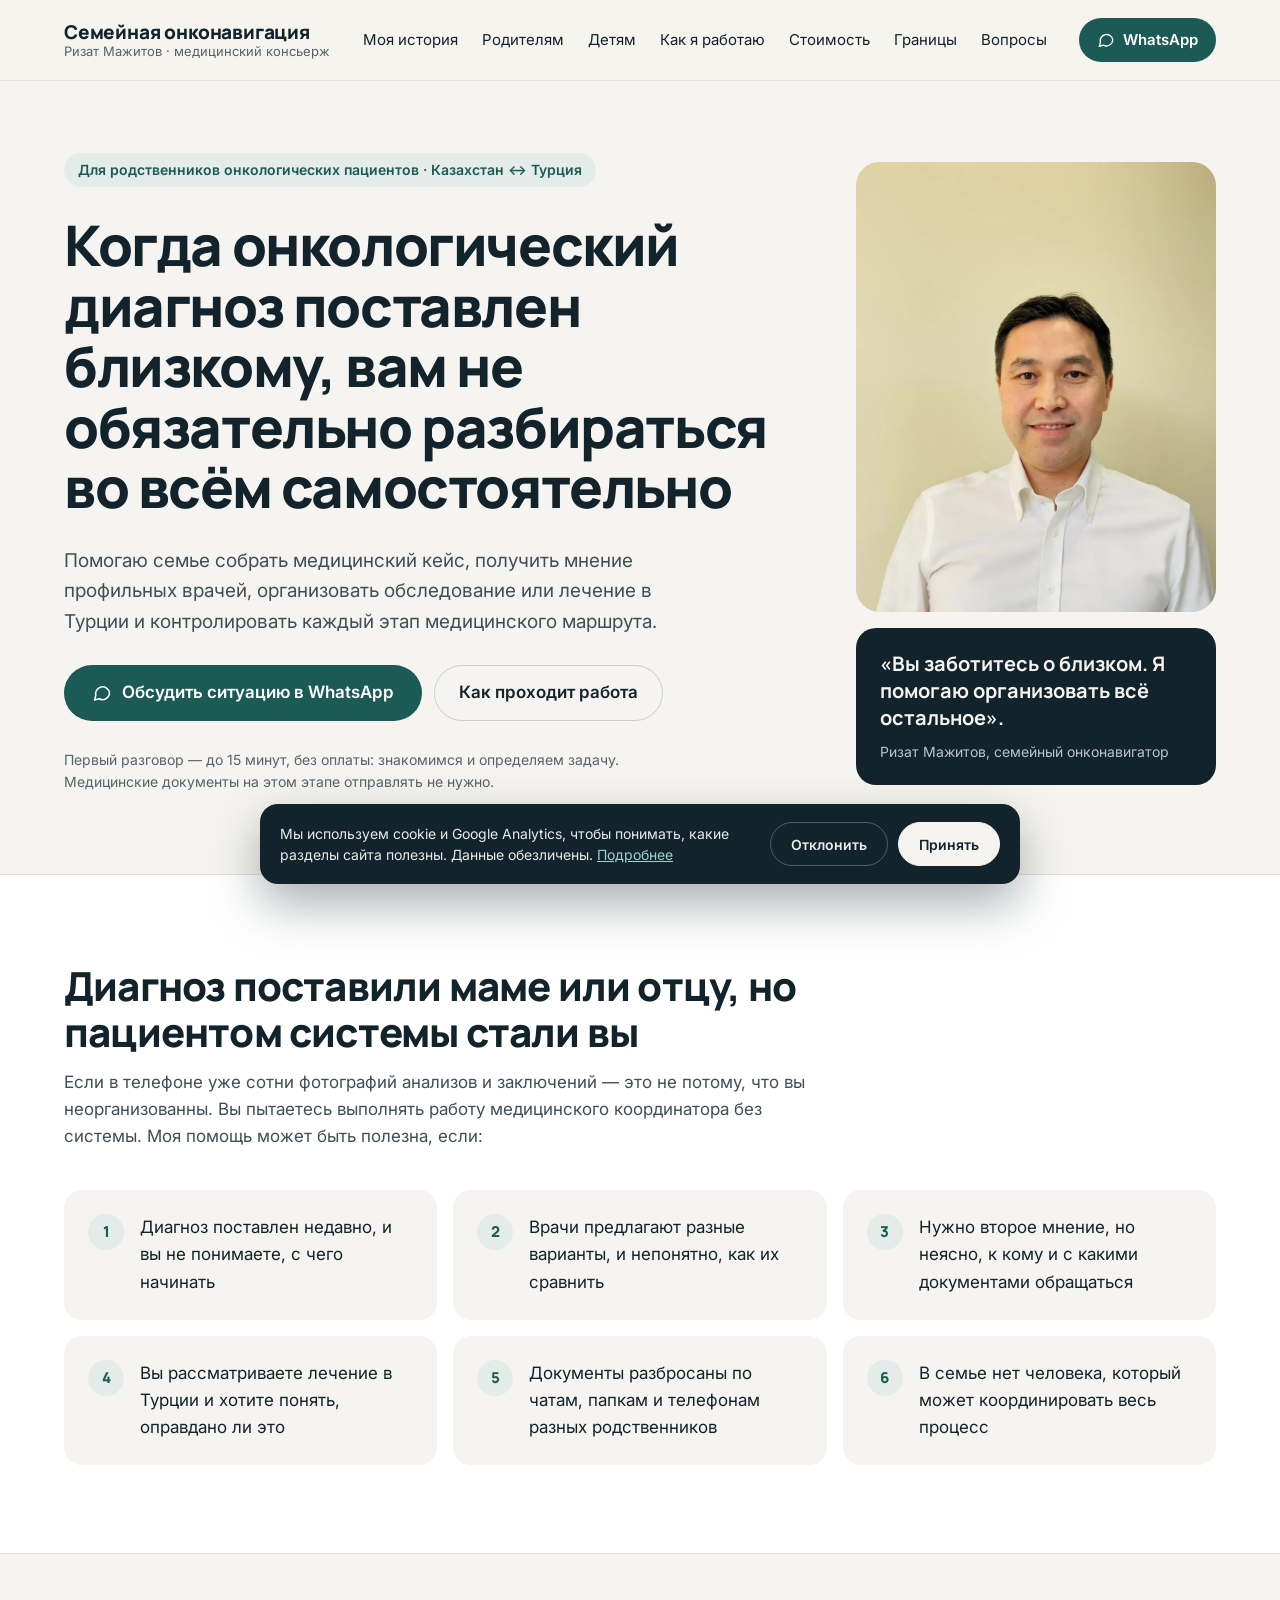
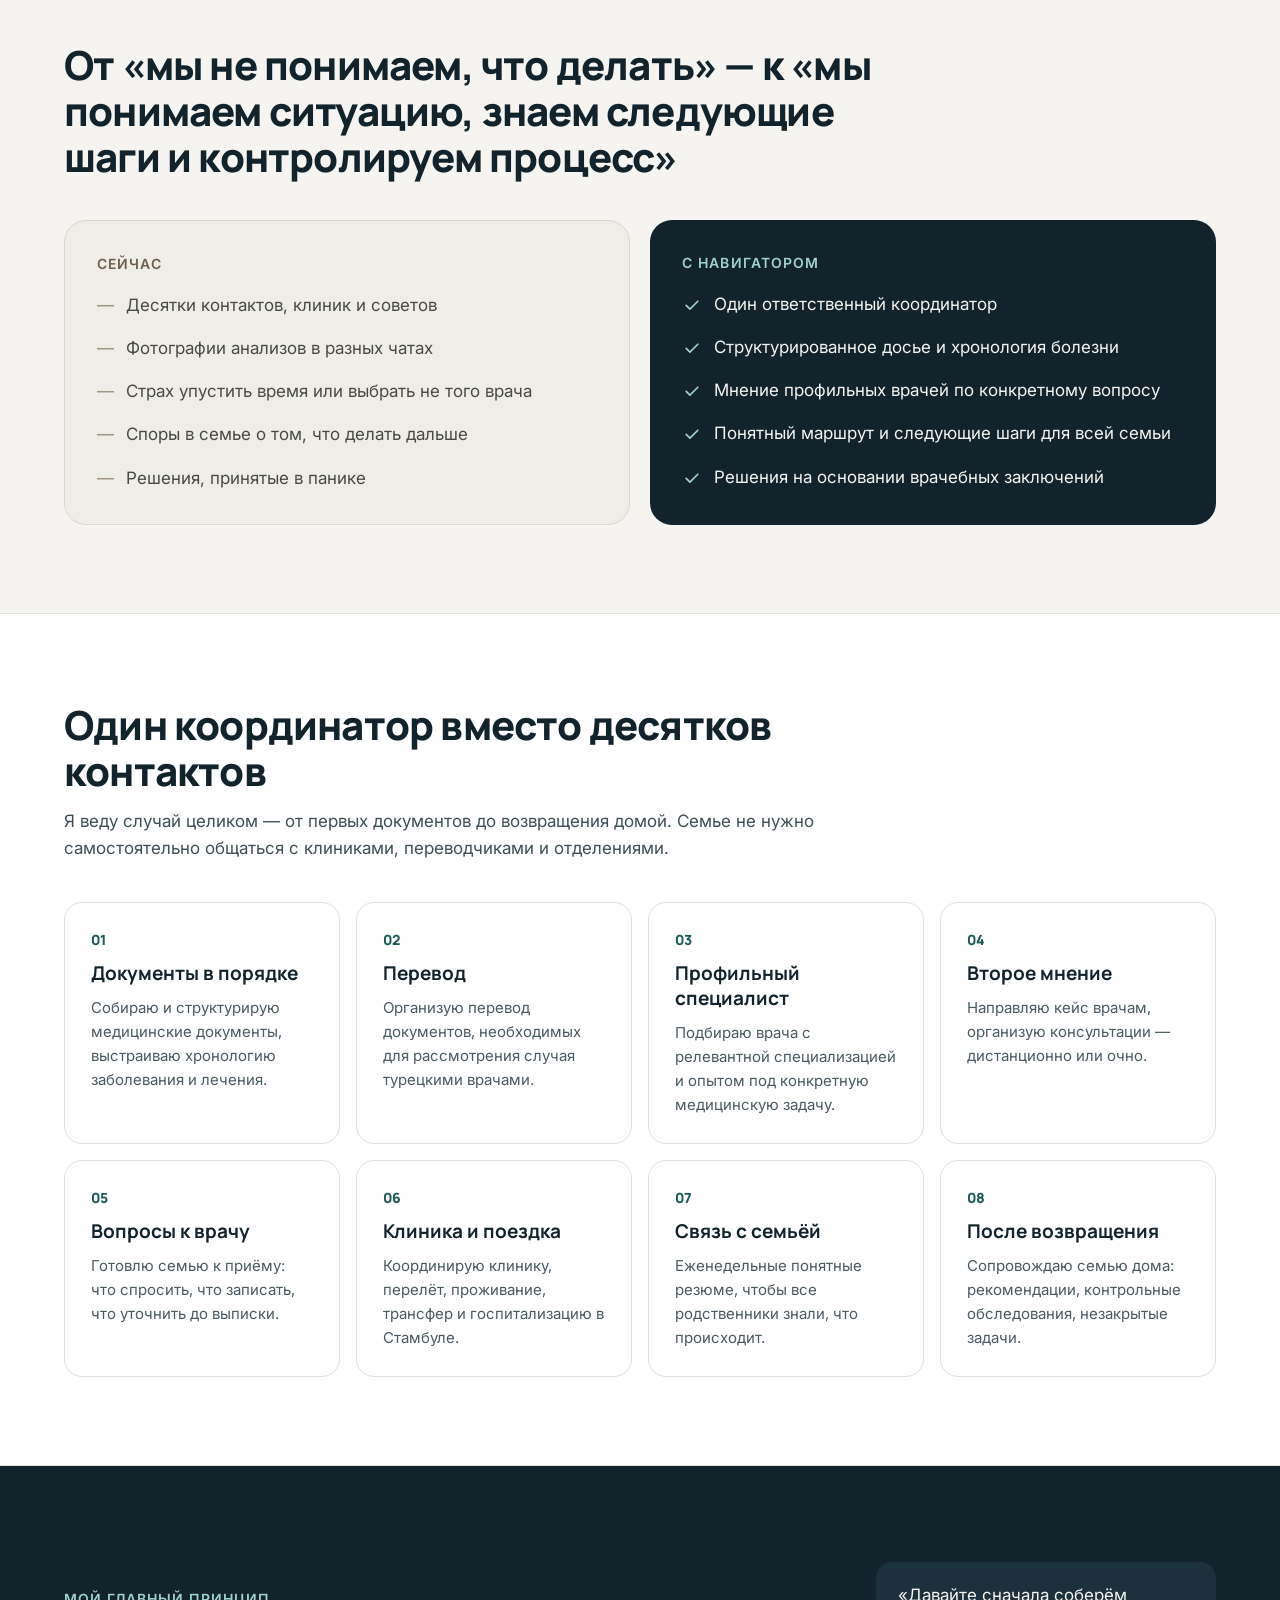
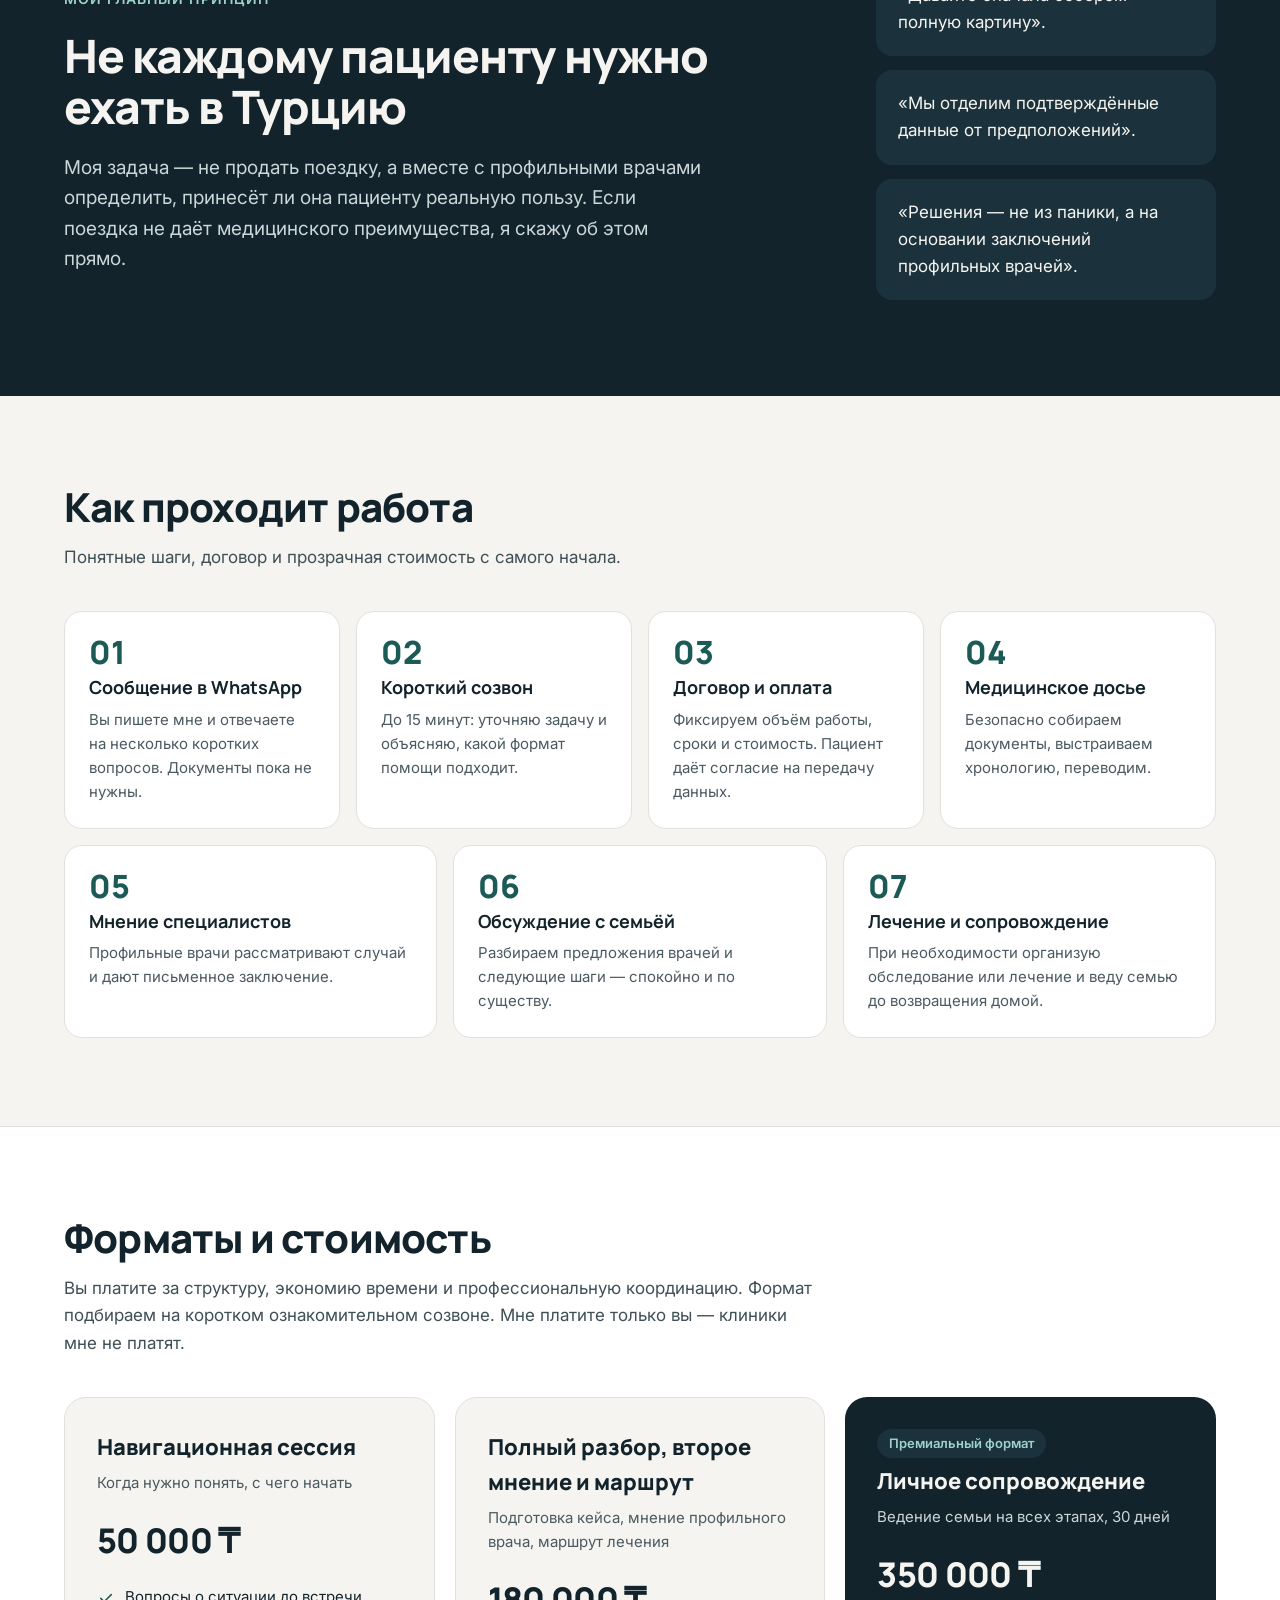
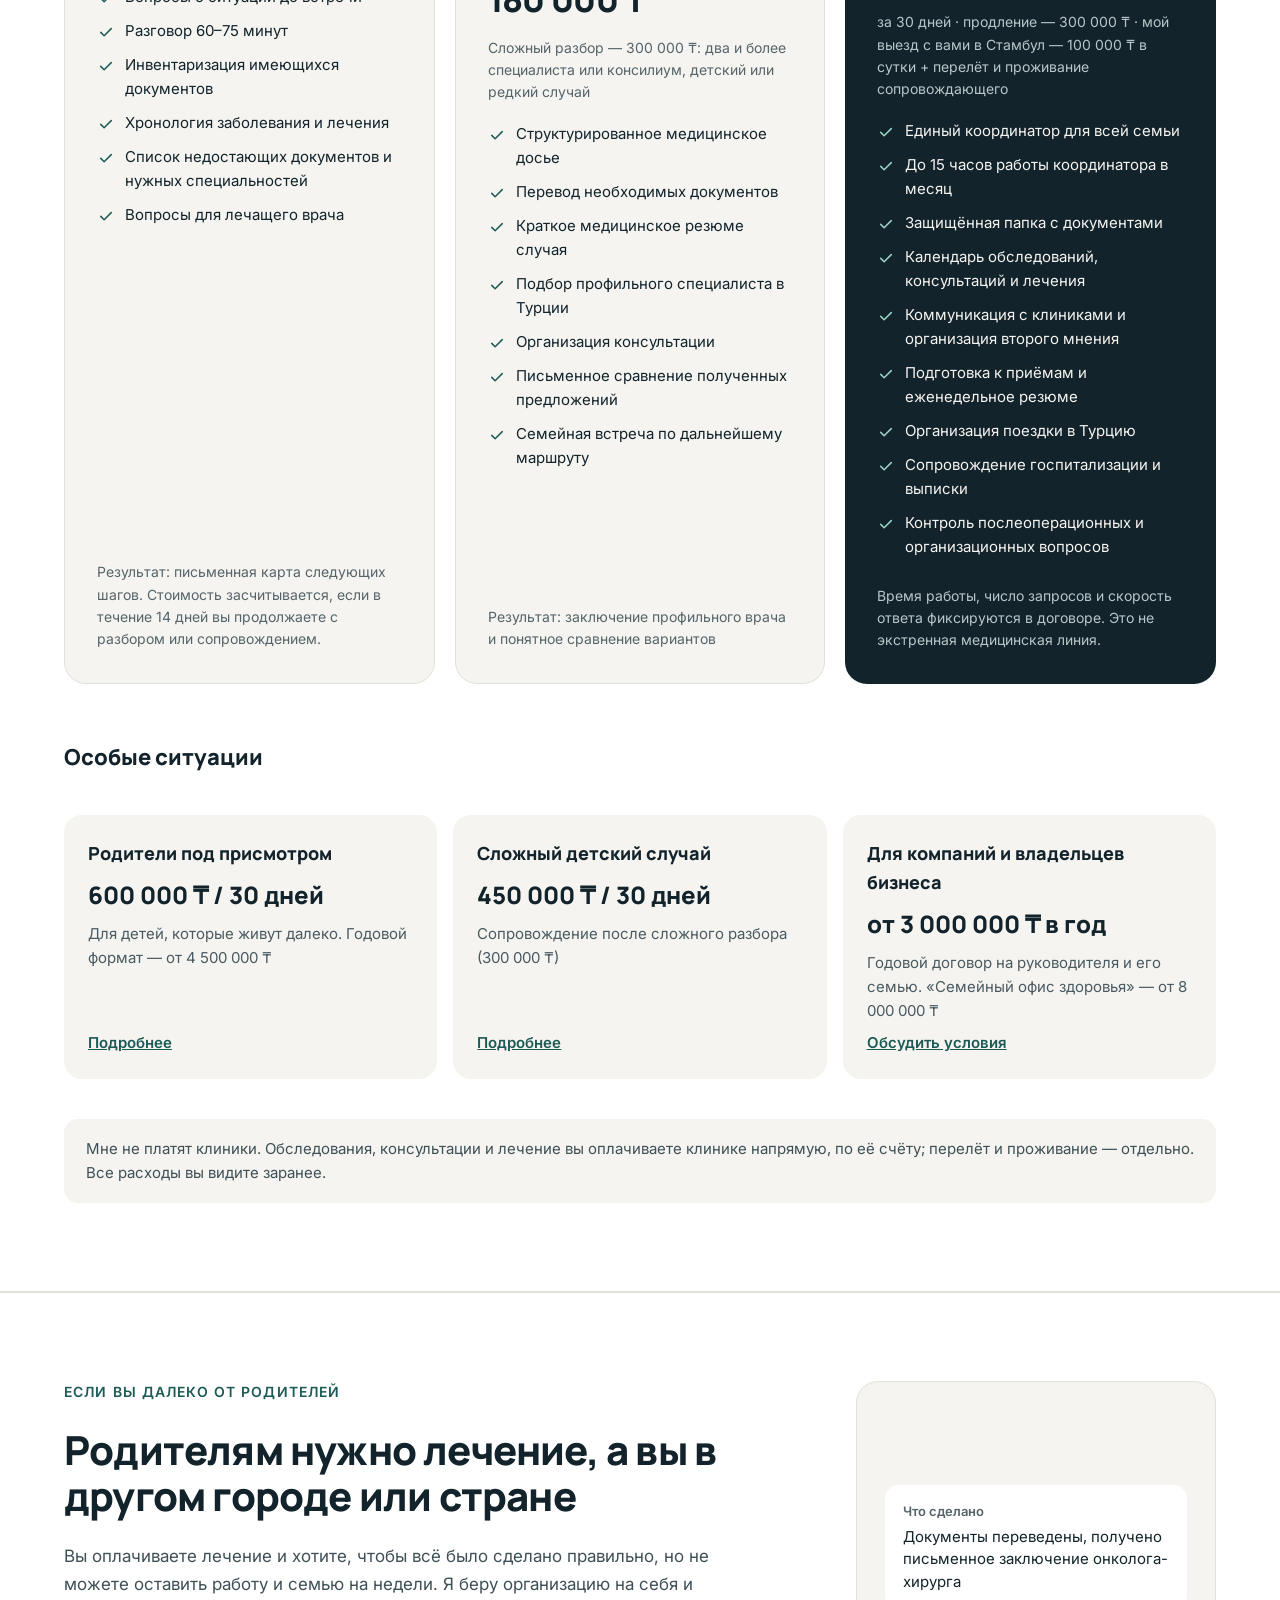
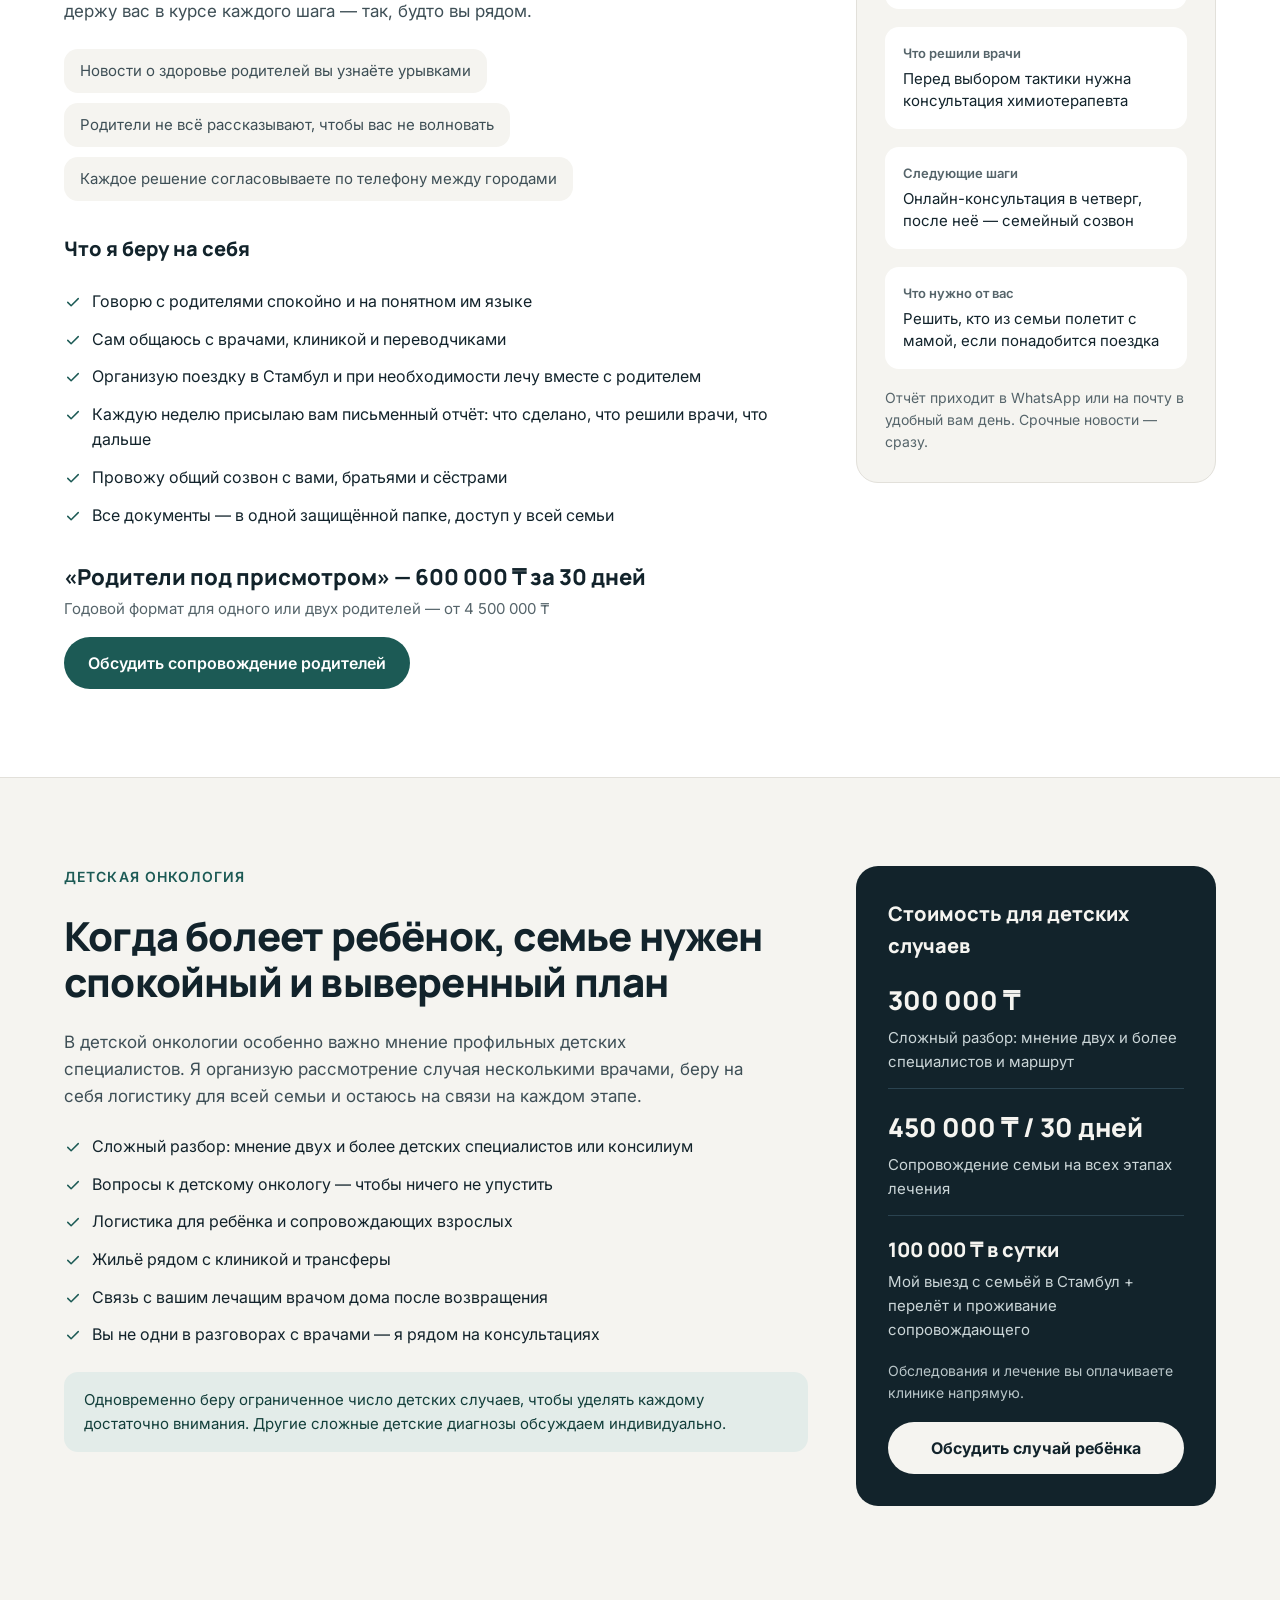
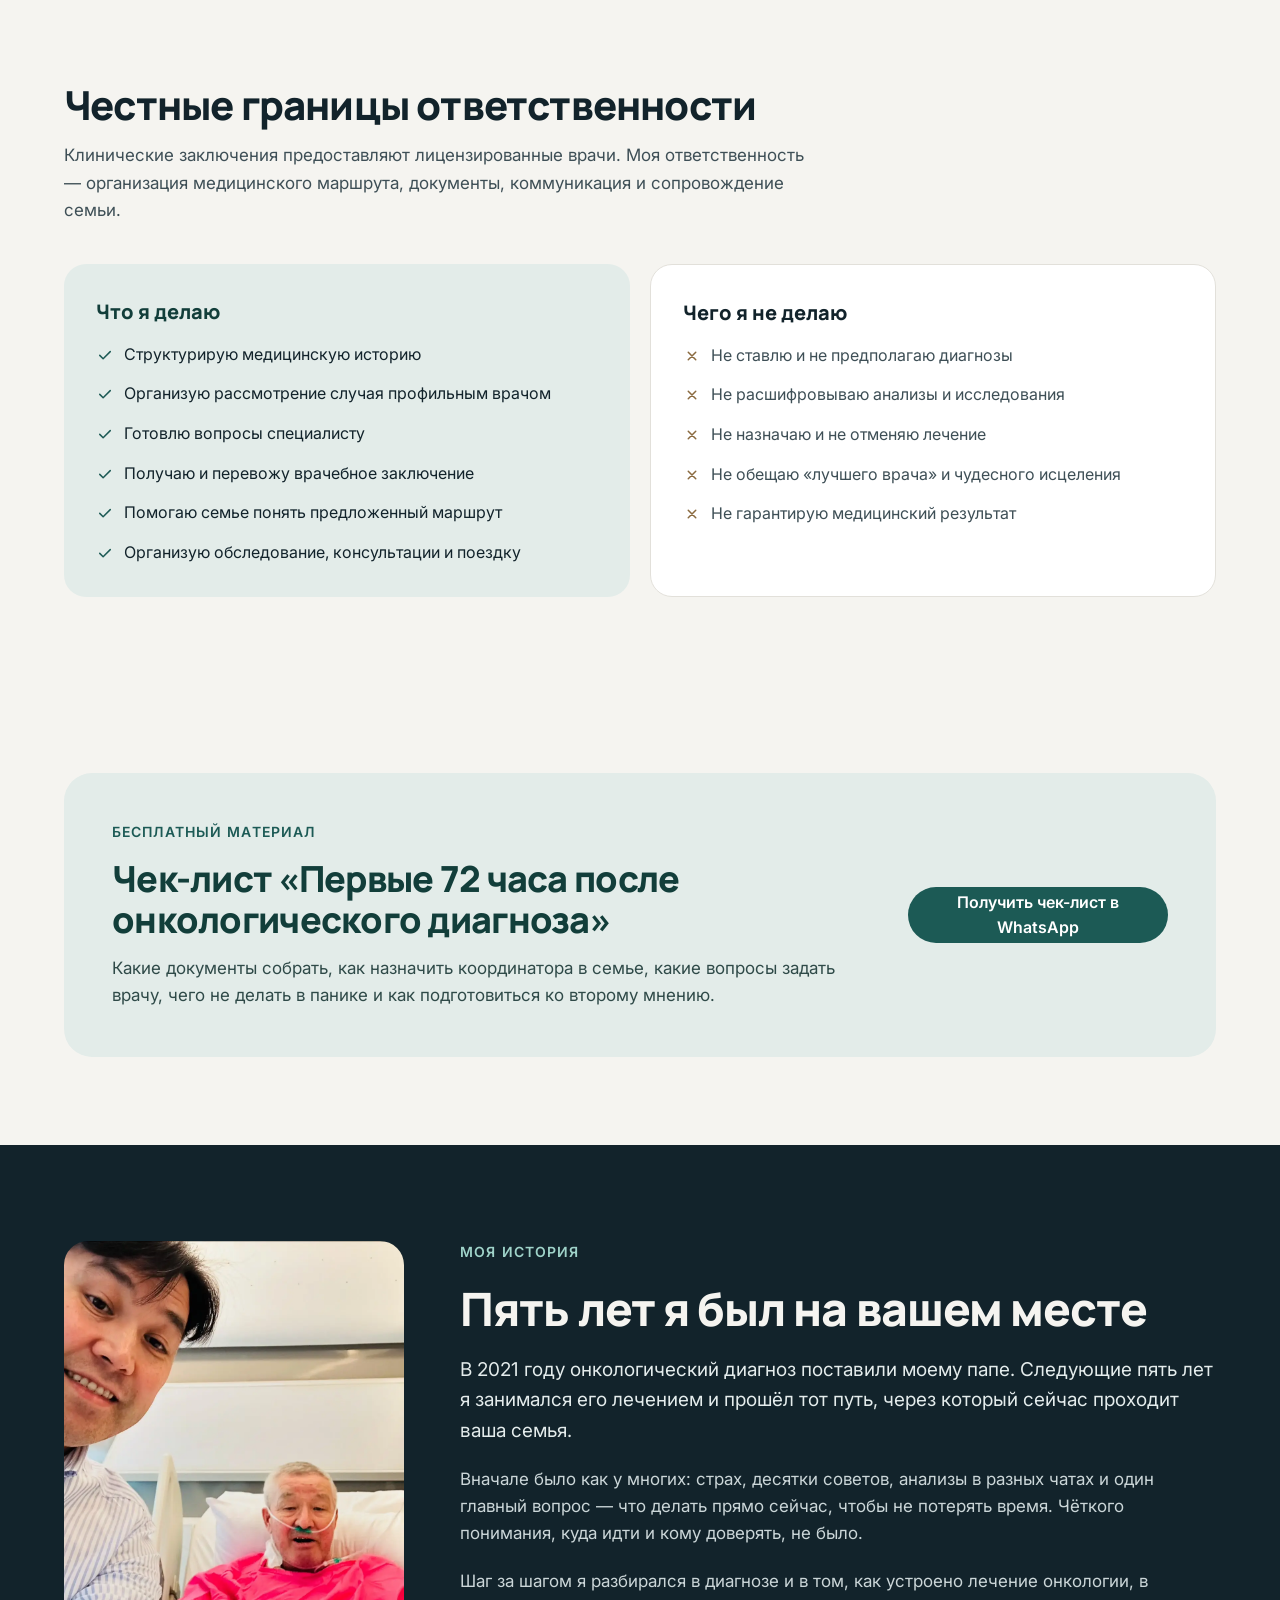
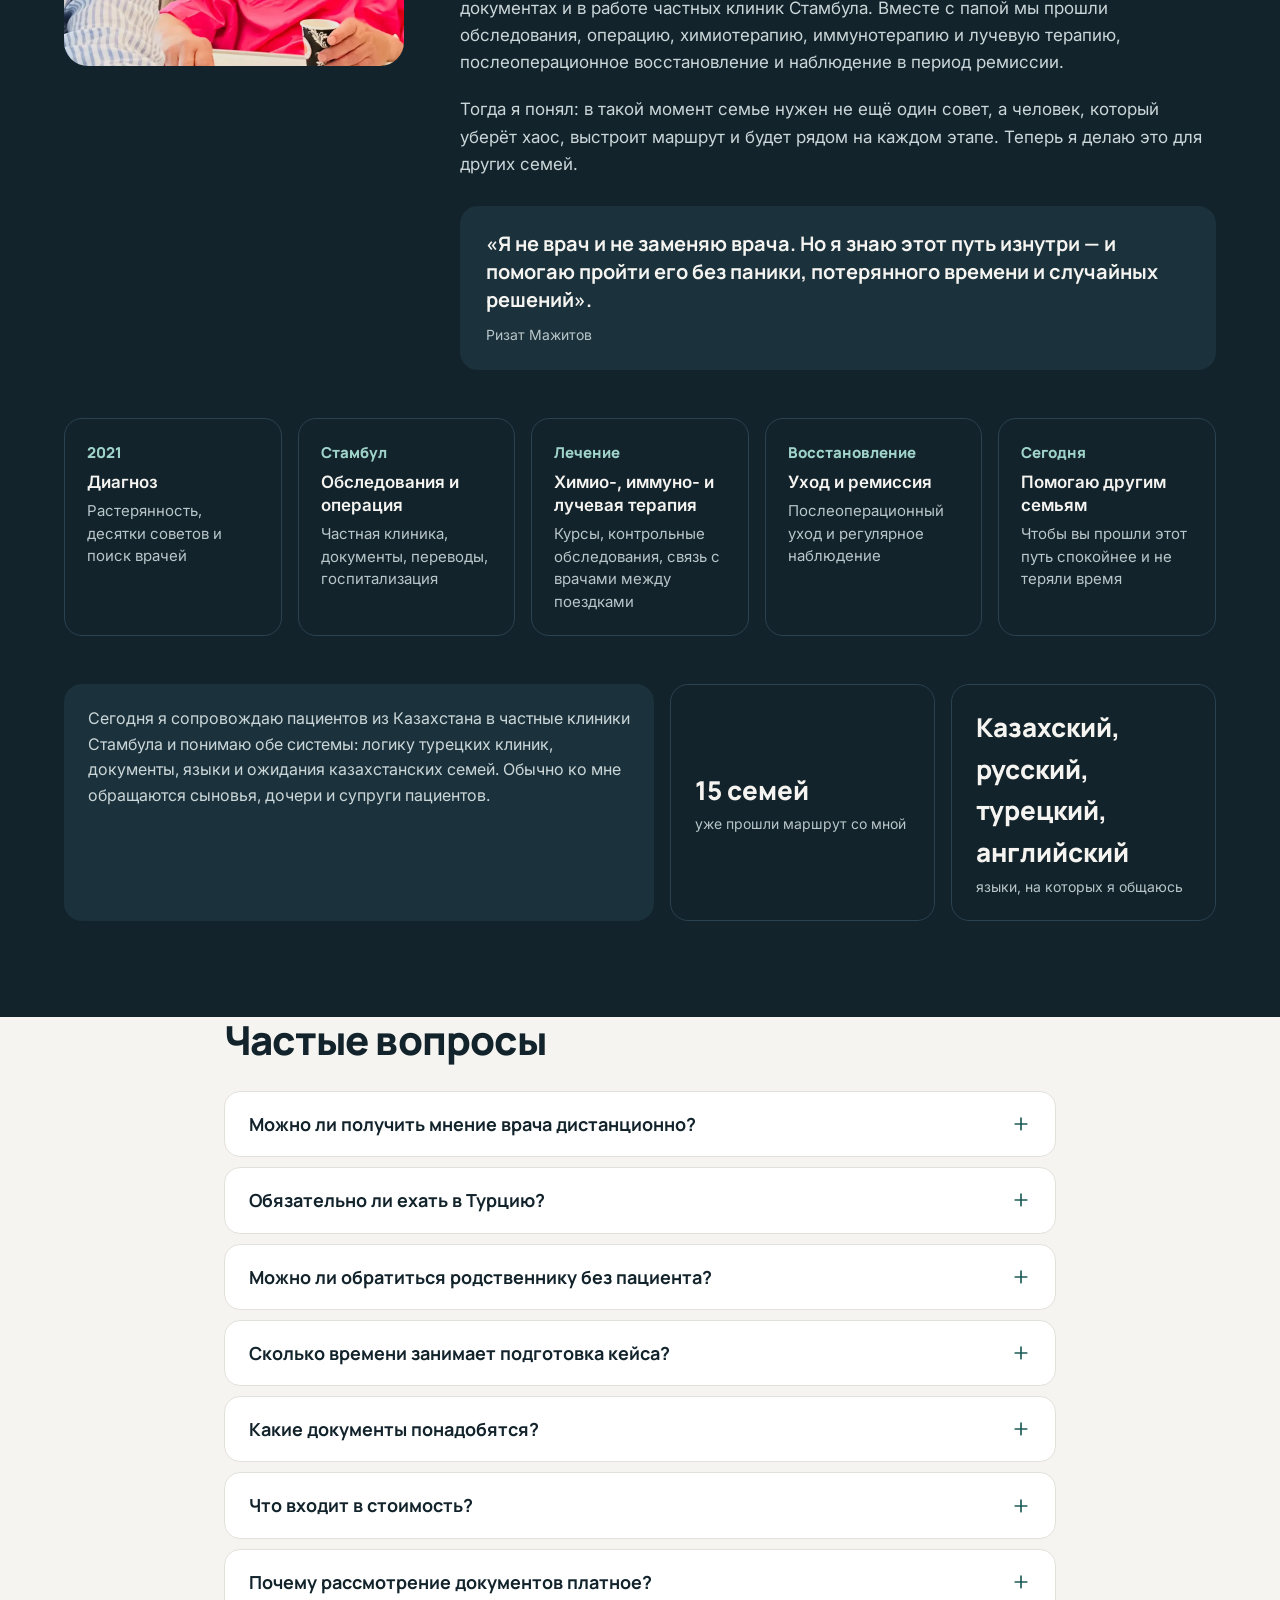
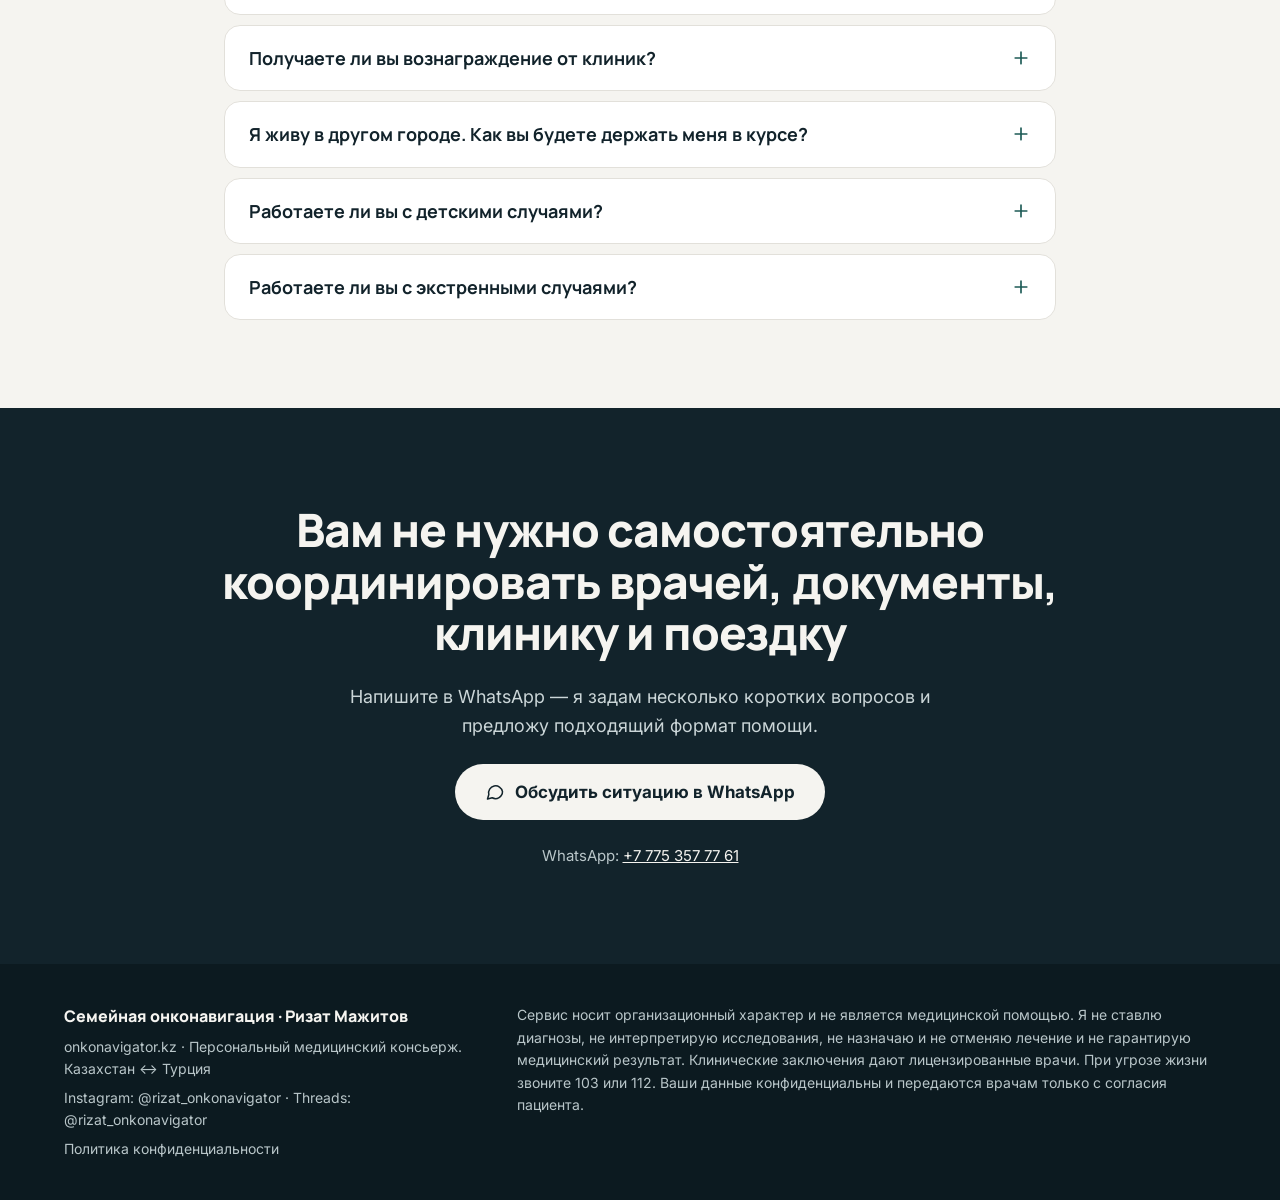
<file: index.html>
<!DOCTYPE html>
<html lang="ru">
<head>
<meta property="og:image" content="https://onkonavigator.kz/img/preview.webp">
<meta property="og:image:width" content="1200">
<meta property="og:image:height" content="630">
<meta property="og:url" content="https://onkonavigator.kz/">
<meta name="twitter:card" content="summary_large_image">

<meta charset="utf-8">
<meta name="viewport" content="width=device-width, initial-scale=1">
<title>Семейная онконавигация — второе мнение и лечение в Турции | Ризат Мажитов</title>
<meta name="description" content="Помогаю семье онкологического пациента собрать документы, получить мнение профильных врачей и организовать лечение в Стамбуле. Без комиссий от клиник.">
<meta name="theme-color" content="#F5F4F0">
<meta property="og:title" content="Семейная онконавигация — Ризат Мажитов">
<meta property="og:description" content="Второе мнение и лечение в Турции для семей онкологических пациентов из Казахстана.">
<meta property="og:type" content="website">
<link rel="icon" href="data:image/svg+xml,%3Csvg xmlns='http://www.w3.org/2000/svg' viewBox='0 0 64 64'%3E%3Crect width='64' height='64' rx='14' fill='%231C5A55'/%3E%3Ctext x='32' y='45' font-size='38' font-family='Arial' font-weight='700' text-anchor='middle' fill='white'%3E%D0%9E%3C/text%3E%3C/svg%3E">
<link rel="preconnect" href="https://fonts.googleapis.com">
<link rel="preconnect" href="https://fonts.gstatic.com" crossorigin>
<link href="https://fonts.googleapis.com/css2?family=Inter:wght@400;500;600&family=Manrope:wght@500;600;700;800&display=swap" rel="stylesheet">
<script>document.documentElement.classList.add('js')</script>
<link rel="stylesheet" href="css/style.css">
</head>
<body>

<div style="width: 100%; background: #F5F4F0; color: #12232B; font-family: Inter, system-ui, sans-serif; font-size: 17px; line-height: 1.6">
<!-- Шапка -->
<header class="site-header">
<div style="max-width: 1200px; margin: 0 auto; padding: 18px 24px; display: flex; flex-wrap: wrap; align-items: center; justify-content: space-between; gap: 16px">
<div style="display: flex; flex-direction: column; line-height: 1.2">
<span style="font-family: Manrope, sans-serif; font-weight: 800; font-size: 19px; letter-spacing: -0.01em">Семейная онконавигация</span>
<span style="font-size: 13px; color: #55646A">Ризат Мажитов · медицинский консьерж</span>
</div>
<nav class="site-nav" id="site-nav" aria-label="Разделы">
<a href="#story">Моя история</a>
<a href="#parents">Родителям</a>
<a href="#children">Детям</a>
<a href="#how">Как я работаю</a>
<a href="#prices">Стоимость</a>
<a href="#boundaries">Границы</a>
<a href="#faq">Вопросы</a>
</nav>
<button class="burger" type="button" aria-label="Меню" aria-expanded="false" aria-controls="site-nav"><span></span><span></span><span></span></button>
<a class="btn hdr-btn" href="https://wa.me/77476179545?text=%D0%97%D0%B4%D1%80%D0%B0%D0%B2%D1%81%D1%82%D0%B2%D1%83%D0%B9%D1%82%D0%B5!%20%D0%A5%D0%BE%D1%87%D1%83%20%D0%BE%D0%B1%D1%81%D1%83%D0%B4%D0%B8%D1%82%D1%8C%20%D1%81%D0%BE%D0%BF%D1%80%D0%BE%D0%B2%D0%BE%D0%B6%D0%B4%D0%B5%D0%BD%D0%B8%D0%B5%20%D0%BF%D0%BE%20%D0%BC%D0%B5%D0%B4%D0%B8%D1%86%D0%B8%D0%BD%D1%81%D0%BA%D0%BE%D0%BC%D1%83%20%D1%81%D0%BB%D1%83%D1%87%D0%B0%D1%8E." target="_blank" rel="noopener" style="display: inline-flex; align-items: center; gap: 8px; min-height: 44px; padding: 0 18px; border-radius: 999px; background: #1C5A55; color: #FFFFFF; text-decoration: none; font-weight: 600; font-size: 15px">
<svg aria-hidden="true" width="18" height="18" viewBox="0 0 24 24" fill="none" stroke="currentColor" stroke-width="1.8" stroke-linecap="round" stroke-linejoin="round"><path d="M21 11.5a8.4 8.4 0 0 1-12.4 7.4L3 20.5l1.6-5.4A8.4 8.4 0 1 1 21 11.5z"></path></svg>
WhatsApp
</a>
</div>
</header>
<main>
<!-- Первый экран -->
<section style="max-width: 1200px; margin: 0 auto; padding: 72px 24px 80px; display: flex; flex-wrap: wrap; gap: 56px; align-items: center">
<div style="flex: 999 1 560px; min-width: 0; display: flex; flex-direction: column; gap: 28px">
<span style="align-self: flex-start; padding: 6px 14px; border-radius: 999px; background: #E3ECE9; color: #1C5A55; font-size: 14px; font-weight: 600">Для родственников онкологических пациентов · Казахстан ↔ Турция</span>
<h1 style="margin: 0; font-family: Manrope, sans-serif; font-weight: 800; font-size: clamp(34px, 4.6vw, 56px); line-height: 1.08; letter-spacing: -0.025em">Когда онкологический диагноз поставлен близкому, вам не обязательно разбираться во всём самостоятельно</h1>
<p style="margin: 0; font-size: 19px; color: #3E4F56; max-width: 640px">Помогаю семье собрать медицинский кейс, получить мнение профильных врачей, организовать обследование или лечение в Турции и контролировать каждый этап медицинского маршрута.</p>
<div style="display: flex; flex-wrap: wrap; gap: 12px">
<a class="btn" href="https://wa.me/77476179545?text=%D0%97%D0%B4%D1%80%D0%B0%D0%B2%D1%81%D1%82%D0%B2%D1%83%D0%B9%D1%82%D0%B5!%20%D0%A5%D0%BE%D1%87%D1%83%20%D0%BE%D0%B1%D1%81%D1%83%D0%B4%D0%B8%D1%82%D1%8C%20%D1%81%D0%BE%D0%BF%D1%80%D0%BE%D0%B2%D0%BE%D0%B6%D0%B4%D0%B5%D0%BD%D0%B8%D0%B5%20%D0%BF%D0%BE%20%D0%BC%D0%B5%D0%B4%D0%B8%D1%86%D0%B8%D0%BD%D1%81%D0%BA%D0%BE%D0%BC%D1%83%20%D1%81%D0%BB%D1%83%D1%87%D0%B0%D1%8E." target="_blank" rel="noopener" style="display: inline-flex; align-items: center; gap: 10px; min-height: 56px; padding: 0 28px; border-radius: 999px; background: #1C5A55; color: #FFFFFF; text-decoration: none; font-weight: 600; font-size: 17px">
<svg aria-hidden="true" width="20" height="20" viewBox="0 0 24 24" fill="none" stroke="currentColor" stroke-width="1.8" stroke-linecap="round" stroke-linejoin="round"><path d="M21 11.5a8.4 8.4 0 0 1-12.4 7.4L3 20.5l1.6-5.4A8.4 8.4 0 1 1 21 11.5z"></path></svg>
Обсудить ситуацию в WhatsApp
</a>
<a class="btn-ghost" href="#how" style="display: inline-flex; align-items: center; min-height: 56px; padding: 0 24px; border-radius: 999px; border: 1px solid #C9CFCC; color: #12232B; text-decoration: none; font-weight: 600; font-size: 17px">Как проходит работа</a>
</div>
<p style="margin: 0; font-size: 14px; color: #55646A; max-width: 560px">Первый разговор — до 15 минут, без оплаты: знакомимся и определяем задачу. Медицинские документы на этом этапе отправлять не нужно.</p>
</div>
<div style="flex: 1 1 360px; min-width: 0; display: flex; flex-direction: column; gap: 16px">
<div style="aspect-ratio: 4 / 5; border-radius: 24px; overflow: hidden; background: #E4E2DC">
  <img src="img/portret.webp" alt="Ризат Мажитов, семейный онконавигатор" width="800" height="1000"
       style="width: 100%; height: 100%; object-fit: cover; object-position: center top; display: block">
</div>
<div style="padding: 22px 24px; border-radius: 20px; background: #12232B; color: #F5F4F0">
<p style="margin: 0; font-family: Manrope, sans-serif; font-weight: 700; font-size: 20px; line-height: 1.35">«Вы заботитесь о близком. Я помогаю организовать всё остальное».</p>
<p style="margin: 10px 0 0; font-size: 14px; color: #B9C6C9">Ризат Мажитов, семейный онконавигатор</p>
</div>
</div>
</section>
<!-- Узнаёте себя -->
<section style="background: #FFFFFF; border-top: 1px solid #E2E0DA; border-bottom: 1px solid #E2E0DA">
<div style="max-width: 1200px; margin: 0 auto; padding: 88px 24px; display: flex; flex-direction: column; gap: 40px">
<div style="display: flex; flex-direction: column; gap: 14px; max-width: 760px">
<h2 style="margin: 0; font-family: Manrope, sans-serif; font-weight: 800; font-size: clamp(28px, 3.2vw, 40px); line-height: 1.15; letter-spacing: -0.02em">Диагноз поставили маме или отцу, но пациентом системы стали вы</h2>
<p style="margin: 0; color: #3E4F56">Если в телефоне уже сотни фотографий анализов и заключений — это не потому, что вы неорганизованны. Вы пытаетесь выполнять работу медицинского координатора без системы. Моя помощь может быть полезна, если:</p>
</div>
<div style="display: flex; flex-wrap: wrap; gap: 16px">

<div style="flex: 1 1 340px; min-width: 0; display: flex; gap: 16px; align-items: flex-start; padding: 24px; border-radius: 18px; background: #F5F4F0">
<span aria-hidden="true" style="flex: none; width: 36px; height: 36px; border-radius: 50%; background: #E3ECE9; color: #1C5A55; display: flex; align-items: center; justify-content: center; font-family: Manrope, sans-serif; font-weight: 800; font-size: 15px">1</span>
<p style="margin: 0; font-size: 17px">Диагноз поставлен недавно, и вы не понимаете, с чего начинать</p>
</div>

<div style="flex: 1 1 340px; min-width: 0; display: flex; gap: 16px; align-items: flex-start; padding: 24px; border-radius: 18px; background: #F5F4F0">
<span aria-hidden="true" style="flex: none; width: 36px; height: 36px; border-radius: 50%; background: #E3ECE9; color: #1C5A55; display: flex; align-items: center; justify-content: center; font-family: Manrope, sans-serif; font-weight: 800; font-size: 15px">2</span>
<p style="margin: 0; font-size: 17px">Врачи предлагают разные варианты, и непонятно, как их сравнить</p>
</div>

<div style="flex: 1 1 340px; min-width: 0; display: flex; gap: 16px; align-items: flex-start; padding: 24px; border-radius: 18px; background: #F5F4F0">
<span aria-hidden="true" style="flex: none; width: 36px; height: 36px; border-radius: 50%; background: #E3ECE9; color: #1C5A55; display: flex; align-items: center; justify-content: center; font-family: Manrope, sans-serif; font-weight: 800; font-size: 15px">3</span>
<p style="margin: 0; font-size: 17px">Нужно второе мнение, но неясно, к кому и с какими документами обращаться</p>
</div>

<div style="flex: 1 1 340px; min-width: 0; display: flex; gap: 16px; align-items: flex-start; padding: 24px; border-radius: 18px; background: #F5F4F0">
<span aria-hidden="true" style="flex: none; width: 36px; height: 36px; border-radius: 50%; background: #E3ECE9; color: #1C5A55; display: flex; align-items: center; justify-content: center; font-family: Manrope, sans-serif; font-weight: 800; font-size: 15px">4</span>
<p style="margin: 0; font-size: 17px">Вы рассматриваете лечение в Турции и хотите понять, оправдано ли это</p>
</div>

<div style="flex: 1 1 340px; min-width: 0; display: flex; gap: 16px; align-items: flex-start; padding: 24px; border-radius: 18px; background: #F5F4F0">
<span aria-hidden="true" style="flex: none; width: 36px; height: 36px; border-radius: 50%; background: #E3ECE9; color: #1C5A55; display: flex; align-items: center; justify-content: center; font-family: Manrope, sans-serif; font-weight: 800; font-size: 15px">5</span>
<p style="margin: 0; font-size: 17px">Документы разбросаны по чатам, папкам и телефонам разных родственников</p>
</div>

<div style="flex: 1 1 340px; min-width: 0; display: flex; gap: 16px; align-items: flex-start; padding: 24px; border-radius: 18px; background: #F5F4F0">
<span aria-hidden="true" style="flex: none; width: 36px; height: 36px; border-radius: 50%; background: #E3ECE9; color: #1C5A55; display: flex; align-items: center; justify-content: center; font-family: Manrope, sans-serif; font-weight: 800; font-size: 15px">6</span>
<p style="margin: 0; font-size: 17px">В семье нет человека, который может координировать весь процесс</p>
</div>

</div>
</div>
</section>

<!-- Трансформация -->
<section style="max-width: 1200px; margin: 0 auto; padding: 88px 24px; display: flex; flex-direction: column; gap: 40px">
<h2 style="margin: 0; font-family: Manrope, sans-serif; font-weight: 800; font-size: clamp(28px, 3.2vw, 40px); line-height: 1.15; letter-spacing: -0.02em; max-width: 820px">От «мы не понимаем, что делать» — к «мы понимаем ситуацию, знаем следующие шаги и контролируем процесс»</h2>
<div style="display: flex; flex-wrap: wrap; gap: 20px">
<div style="flex: 1 1 420px; min-width: 0; padding: 32px; border-radius: 22px; border: 1px solid #DAD7CF; background: #EFEDE7; display: flex; flex-direction: column; gap: 16px">
<span style="font-size: 14px; font-weight: 600; color: #6A5F4E; text-transform: uppercase; letter-spacing: 0.08em">Сейчас</span>

<p style="margin: 0; display: flex; gap: 12px; color: #4A4A45"><span aria-hidden="true" style="color: #9A8F7E">—</span>Десятки контактов, клиник и советов</p>

<p style="margin: 0; display: flex; gap: 12px; color: #4A4A45"><span aria-hidden="true" style="color: #9A8F7E">—</span>Фотографии анализов в разных чатах</p>

<p style="margin: 0; display: flex; gap: 12px; color: #4A4A45"><span aria-hidden="true" style="color: #9A8F7E">—</span>Страх упустить время или выбрать не того врача</p>

<p style="margin: 0; display: flex; gap: 12px; color: #4A4A45"><span aria-hidden="true" style="color: #9A8F7E">—</span>Споры в семье о том, что делать дальше</p>

<p style="margin: 0; display: flex; gap: 12px; color: #4A4A45"><span aria-hidden="true" style="color: #9A8F7E">—</span>Решения, принятые в панике</p>

</div>
<div style="flex: 1 1 420px; min-width: 0; padding: 32px; border-radius: 22px; background: #12232B; color: #F5F4F0; display: flex; flex-direction: column; gap: 16px">
<span style="font-size: 14px; font-weight: 600; color: #9FD3C9; text-transform: uppercase; letter-spacing: 0.08em">С навигатором</span>

<p style="margin: 0; display: flex; gap: 12px"><svg aria-hidden="true" width="20" height="20" viewBox="0 0 24 24" fill="none" stroke="#9FD3C9" stroke-width="2" stroke-linecap="round" stroke-linejoin="round" style="flex: none; margin-top: 4px"><path d="M5 12.5l4.5 4.5L19 7.5"></path></svg>Один ответственный координатор</p>

<p style="margin: 0; display: flex; gap: 12px"><svg aria-hidden="true" width="20" height="20" viewBox="0 0 24 24" fill="none" stroke="#9FD3C9" stroke-width="2" stroke-linecap="round" stroke-linejoin="round" style="flex: none; margin-top: 4px"><path d="M5 12.5l4.5 4.5L19 7.5"></path></svg>Структурированное досье и хронология болезни</p>

<p style="margin: 0; display: flex; gap: 12px"><svg aria-hidden="true" width="20" height="20" viewBox="0 0 24 24" fill="none" stroke="#9FD3C9" stroke-width="2" stroke-linecap="round" stroke-linejoin="round" style="flex: none; margin-top: 4px"><path d="M5 12.5l4.5 4.5L19 7.5"></path></svg>Мнение профильных врачей по конкретному вопросу</p>

<p style="margin: 0; display: flex; gap: 12px"><svg aria-hidden="true" width="20" height="20" viewBox="0 0 24 24" fill="none" stroke="#9FD3C9" stroke-width="2" stroke-linecap="round" stroke-linejoin="round" style="flex: none; margin-top: 4px"><path d="M5 12.5l4.5 4.5L19 7.5"></path></svg>Понятный маршрут и следующие шаги для всей семьи</p>

<p style="margin: 0; display: flex; gap: 12px"><svg aria-hidden="true" width="20" height="20" viewBox="0 0 24 24" fill="none" stroke="#9FD3C9" stroke-width="2" stroke-linecap="round" stroke-linejoin="round" style="flex: none; margin-top: 4px"><path d="M5 12.5l4.5 4.5L19 7.5"></path></svg>Решения на основании врачебных заключений</p>

</div>
</div>
</section>


<!-- Что я делаю -->
<!-- Принцип -->
<section style="background: #FFFFFF; border-top: 1px solid #E2E0DA; border-bottom: 1px solid #E2E0DA">
<div style="max-width: 1200px; margin: 0 auto; padding: 88px 24px; display: flex; flex-direction: column; gap: 40px">
<div style="display: flex; flex-direction: column; gap: 14px; max-width: 760px">
<h2 style="margin: 0; font-family: Manrope, sans-serif; font-weight: 800; font-size: clamp(28px, 3.2vw, 40px); line-height: 1.15; letter-spacing: -0.02em">Один координатор вместо десятков контактов</h2>
<p style="margin: 0; color: #3E4F56">Я веду случай целиком — от первых документов до возвращения домой. Семье не нужно самостоятельно общаться с клиниками, переводчиками и отделениями.</p>
</div>
<div style="display: flex; flex-wrap: wrap; gap: 16px">

<div style="flex: 1 1 250px; min-width: 0; padding: 26px; border-radius: 18px; border: 1px solid #E2E0DA; display: flex; flex-direction: column; gap: 10px">
<span style="font-family: Manrope, sans-serif; font-weight: 800; font-size: 14px; color: #1C5A55">01</span>
<h3 style="margin: 0; font-family: Manrope, sans-serif; font-weight: 700; font-size: 19px; line-height: 1.3">Документы в порядке</h3>
<p style="margin: 0; font-size: 15px; color: #4A5A61">Собираю и структурирую медицинские документы, выстраиваю хронологию заболевания и лечения.</p>
</div>

<div style="flex: 1 1 250px; min-width: 0; padding: 26px; border-radius: 18px; border: 1px solid #E2E0DA; display: flex; flex-direction: column; gap: 10px">
<span style="font-family: Manrope, sans-serif; font-weight: 800; font-size: 14px; color: #1C5A55">02</span>
<h3 style="margin: 0; font-family: Manrope, sans-serif; font-weight: 700; font-size: 19px; line-height: 1.3">Перевод</h3>
<p style="margin: 0; font-size: 15px; color: #4A5A61">Организую перевод документов, необходимых для рассмотрения случая турецкими врачами.</p>
</div>

<div style="flex: 1 1 250px; min-width: 0; padding: 26px; border-radius: 18px; border: 1px solid #E2E0DA; display: flex; flex-direction: column; gap: 10px">
<span style="font-family: Manrope, sans-serif; font-weight: 800; font-size: 14px; color: #1C5A55">03</span>
<h3 style="margin: 0; font-family: Manrope, sans-serif; font-weight: 700; font-size: 19px; line-height: 1.3">Профильный специалист</h3>
<p style="margin: 0; font-size: 15px; color: #4A5A61">Подбираю врача с релевантной специализацией и опытом под конкретную медицинскую задачу.</p>
</div>

<div style="flex: 1 1 250px; min-width: 0; padding: 26px; border-radius: 18px; border: 1px solid #E2E0DA; display: flex; flex-direction: column; gap: 10px">
<span style="font-family: Manrope, sans-serif; font-weight: 800; font-size: 14px; color: #1C5A55">04</span>
<h3 style="margin: 0; font-family: Manrope, sans-serif; font-weight: 700; font-size: 19px; line-height: 1.3">Второе мнение</h3>
<p style="margin: 0; font-size: 15px; color: #4A5A61">Направляю кейс врачам, организую консультации — дистанционно или очно.</p>
</div>

<div style="flex: 1 1 250px; min-width: 0; padding: 26px; border-radius: 18px; border: 1px solid #E2E0DA; display: flex; flex-direction: column; gap: 10px">
<span style="font-family: Manrope, sans-serif; font-weight: 800; font-size: 14px; color: #1C5A55">05</span>
<h3 style="margin: 0; font-family: Manrope, sans-serif; font-weight: 700; font-size: 19px; line-height: 1.3">Вопросы к врачу</h3>
<p style="margin: 0; font-size: 15px; color: #4A5A61">Готовлю семью к приёму: что спросить, что записать, что уточнить до выписки.</p>
</div>

<div style="flex: 1 1 250px; min-width: 0; padding: 26px; border-radius: 18px; border: 1px solid #E2E0DA; display: flex; flex-direction: column; gap: 10px">
<span style="font-family: Manrope, sans-serif; font-weight: 800; font-size: 14px; color: #1C5A55">06</span>
<h3 style="margin: 0; font-family: Manrope, sans-serif; font-weight: 700; font-size: 19px; line-height: 1.3">Клиника и поездка</h3>
<p style="margin: 0; font-size: 15px; color: #4A5A61">Координирую клинику, перелёт, проживание, трансфер и госпитализацию в Стамбуле.</p>
</div>

<div style="flex: 1 1 250px; min-width: 0; padding: 26px; border-radius: 18px; border: 1px solid #E2E0DA; display: flex; flex-direction: column; gap: 10px">
<span style="font-family: Manrope, sans-serif; font-weight: 800; font-size: 14px; color: #1C5A55">07</span>
<h3 style="margin: 0; font-family: Manrope, sans-serif; font-weight: 700; font-size: 19px; line-height: 1.3">Связь с семьёй</h3>
<p style="margin: 0; font-size: 15px; color: #4A5A61">Еженедельные понятные резюме, чтобы все родственники знали, что происходит.</p>
</div>

<div style="flex: 1 1 250px; min-width: 0; padding: 26px; border-radius: 18px; border: 1px solid #E2E0DA; display: flex; flex-direction: column; gap: 10px">
<span style="font-family: Manrope, sans-serif; font-weight: 800; font-size: 14px; color: #1C5A55">08</span>
<h3 style="margin: 0; font-family: Manrope, sans-serif; font-weight: 700; font-size: 19px; line-height: 1.3">После возвращения</h3>
<p style="margin: 0; font-size: 15px; color: #4A5A61">Сопровождаю семью дома: рекомендации, контрольные обследования, незакрытые задачи.</p>
</div>

</div>
</div>
</section><section style="background: #12232B; color: #F5F4F0">
<div style="max-width: 1200px; margin: 0 auto; padding: 96px 24px; display: flex; flex-wrap: wrap; gap: 48px; align-items: center">
<div style="flex: 999 1 560px; min-width: 0; display: flex; flex-direction: column; gap: 20px">
<span style="font-size: 14px; font-weight: 600; color: #9FD3C9; text-transform: uppercase; letter-spacing: 0.08em">Мой главный принцип</span>
<h2 style="margin: 0; font-family: Manrope, sans-serif; font-weight: 800; font-size: clamp(30px, 3.6vw, 46px); line-height: 1.12; letter-spacing: -0.02em">Не каждому пациенту нужно ехать в Турцию</h2>
<p style="margin: 0; font-size: 19px; color: #CBD6D8; max-width: 640px">Моя задача — не продать поездку, а вместе с профильными врачами определить, принесёт ли она пациенту реальную пользу. Если поездка не даёт медицинского преимущества, я скажу об этом прямо.</p>
</div>
<div style="flex: 1 1 340px; min-width: 0; display: flex; flex-direction: column; gap: 14px">
<p style="margin: 0; padding: 20px 22px; border-radius: 16px; background: #1B323C">«Давайте сначала соберём полную картину».</p>
<p style="margin: 0; padding: 20px 22px; border-radius: 16px; background: #1B323C">«Мы отделим подтверждённые данные от предположений».</p>
<p style="margin: 0; padding: 20px 22px; border-radius: 16px; background: #1B323C">«Решения — не из паники, а на основании заключений профильных врачей».</p>
</div>
</div>
</section>
<!-- Как проходит работа -->
<section id="how" style="max-width: 1200px; margin: 0 auto; padding: 88px 24px; display: flex; flex-direction: column; gap: 40px">
<div style="display: flex; flex-direction: column; gap: 14px; max-width: 760px">
<h2 style="margin: 0; font-family: Manrope, sans-serif; font-weight: 800; font-size: clamp(28px, 3.2vw, 40px); line-height: 1.15; letter-spacing: -0.02em">Как проходит работа</h2>
<p style="margin: 0; color: #3E4F56">Понятные шаги, договор и прозрачная стоимость с самого начала.</p>
</div>
<ol style="margin: 0; padding: 0; list-style: none; display: flex; flex-wrap: wrap; gap: 16px">

<li style="flex: 1 1 260px; min-width: 0; padding: 24px; border-radius: 18px; background: #FFFFFF; border: 1px solid #E2E0DA; display: flex; flex-direction: column; gap: 8px">
<span style="font-family: Manrope, sans-serif; font-weight: 800; font-size: 32px; line-height: 1; color: #1C5A55">01</span>
<h3 style="margin: 0; font-family: Manrope, sans-serif; font-weight: 700; font-size: 18px; line-height: 1.3">Сообщение в WhatsApp</h3>
<p style="margin: 0; font-size: 15px; color: #4A5A61">Вы пишете мне и отвечаете на несколько коротких вопросов. Документы пока не нужны.</p>
</li>

<li style="flex: 1 1 260px; min-width: 0; padding: 24px; border-radius: 18px; background: #FFFFFF; border: 1px solid #E2E0DA; display: flex; flex-direction: column; gap: 8px">
<span style="font-family: Manrope, sans-serif; font-weight: 800; font-size: 32px; line-height: 1; color: #1C5A55">02</span>
<h3 style="margin: 0; font-family: Manrope, sans-serif; font-weight: 700; font-size: 18px; line-height: 1.3">Короткий созвон</h3>
<p style="margin: 0; font-size: 15px; color: #4A5A61">До 15 минут: уточняю задачу и объясняю, какой формат помощи подходит.</p>
</li>

<li style="flex: 1 1 260px; min-width: 0; padding: 24px; border-radius: 18px; background: #FFFFFF; border: 1px solid #E2E0DA; display: flex; flex-direction: column; gap: 8px">
<span style="font-family: Manrope, sans-serif; font-weight: 800; font-size: 32px; line-height: 1; color: #1C5A55">03</span>
<h3 style="margin: 0; font-family: Manrope, sans-serif; font-weight: 700; font-size: 18px; line-height: 1.3">Договор и оплата</h3>
<p style="margin: 0; font-size: 15px; color: #4A5A61">Фиксируем объём работы, сроки и стоимость. Пациент даёт согласие на передачу данных.</p>
</li>

<li style="flex: 1 1 260px; min-width: 0; padding: 24px; border-radius: 18px; background: #FFFFFF; border: 1px solid #E2E0DA; display: flex; flex-direction: column; gap: 8px">
<span style="font-family: Manrope, sans-serif; font-weight: 800; font-size: 32px; line-height: 1; color: #1C5A55">04</span>
<h3 style="margin: 0; font-family: Manrope, sans-serif; font-weight: 700; font-size: 18px; line-height: 1.3">Медицинское досье</h3>
<p style="margin: 0; font-size: 15px; color: #4A5A61">Безопасно собираем документы, выстраиваем хронологию, переводим.</p>
</li>

<li style="flex: 1 1 260px; min-width: 0; padding: 24px; border-radius: 18px; background: #FFFFFF; border: 1px solid #E2E0DA; display: flex; flex-direction: column; gap: 8px">
<span style="font-family: Manrope, sans-serif; font-weight: 800; font-size: 32px; line-height: 1; color: #1C5A55">05</span>
<h3 style="margin: 0; font-family: Manrope, sans-serif; font-weight: 700; font-size: 18px; line-height: 1.3">Мнение специалистов</h3>
<p style="margin: 0; font-size: 15px; color: #4A5A61">Профильные врачи рассматривают случай и дают письменное заключение.</p>
</li>

<li style="flex: 1 1 260px; min-width: 0; padding: 24px; border-radius: 18px; background: #FFFFFF; border: 1px solid #E2E0DA; display: flex; flex-direction: column; gap: 8px">
<span style="font-family: Manrope, sans-serif; font-weight: 800; font-size: 32px; line-height: 1; color: #1C5A55">06</span>
<h3 style="margin: 0; font-family: Manrope, sans-serif; font-weight: 700; font-size: 18px; line-height: 1.3">Обсуждение с семьёй</h3>
<p style="margin: 0; font-size: 15px; color: #4A5A61">Разбираем предложения врачей и следующие шаги — спокойно и по существу.</p>
</li>

<li style="flex: 1 1 260px; min-width: 0; padding: 24px; border-radius: 18px; background: #FFFFFF; border: 1px solid #E2E0DA; display: flex; flex-direction: column; gap: 8px">
<span style="font-family: Manrope, sans-serif; font-weight: 800; font-size: 32px; line-height: 1; color: #1C5A55">07</span>
<h3 style="margin: 0; font-family: Manrope, sans-serif; font-weight: 700; font-size: 18px; line-height: 1.3">Лечение и сопровождение</h3>
<p style="margin: 0; font-size: 15px; color: #4A5A61">При необходимости организую обследование или лечение и веду семью до возвращения домой.</p>
</li>

</ol>
</section>
<!-- Тарифы -->
<section id="prices" style="background: #FFFFFF; border-top: 1px solid #E2E0DA; border-bottom: 1px solid #E2E0DA">
<div style="max-width: 1200px; margin: 0 auto; padding: 88px 24px; display: flex; flex-direction: column; gap: 40px">
<div style="display: flex; flex-direction: column; gap: 14px; max-width: 760px">
<h2 style="margin: 0; font-family: Manrope, sans-serif; font-weight: 800; font-size: clamp(28px, 3.2vw, 40px); line-height: 1.15; letter-spacing: -0.02em">Форматы и стоимость</h2>
<p style="margin: 0; color: #3E4F56">Вы платите за структуру, экономию времени и профессиональную координацию. Формат подбираем на коротком ознакомительном созвоне. Мне платите только вы — клиники мне не платят.</p>
</div>
<div style="display: flex; flex-wrap: wrap; gap: 20px; align-items: stretch">
<div style="flex: 1 1 320px; min-width: 0; padding: 32px; border-radius: 22px; border: 1px solid #E2E0DA; background: #F5F4F0; display: flex; flex-direction: column; gap: 18px">
<div style="display: flex; flex-direction: column; gap: 6px">
<h3 style="margin: 0; font-family: Manrope, sans-serif; font-weight: 800; font-size: 22px">Навигационная сессия</h3>
<p style="margin: 0; font-size: 15px; color: #4A5A61">Когда нужно понять, с чего начать</p>
</div>
<p style="margin: 0; font-family: Manrope, sans-serif; font-weight: 800; font-size: 34px; letter-spacing: -0.02em">50 000 ₸</p>
<ul style="margin: 0; padding: 0; list-style: none; display: flex; flex-direction: column; gap: 10px; font-size: 15px">

<li style="display: flex; gap: 10px"><svg aria-hidden="true" width="18" height="18" viewBox="0 0 24 24" fill="none" stroke="#1C5A55" stroke-width="2" stroke-linecap="round" stroke-linejoin="round" style="flex: none; margin-top: 4px"><path d="M5 12.5l4.5 4.5L19 7.5"></path></svg>Вопросы о ситуации до встречи</li>

<li style="display: flex; gap: 10px"><svg aria-hidden="true" width="18" height="18" viewBox="0 0 24 24" fill="none" stroke="#1C5A55" stroke-width="2" stroke-linecap="round" stroke-linejoin="round" style="flex: none; margin-top: 4px"><path d="M5 12.5l4.5 4.5L19 7.5"></path></svg>Разговор 60–75 минут</li>

<li style="display: flex; gap: 10px"><svg aria-hidden="true" width="18" height="18" viewBox="0 0 24 24" fill="none" stroke="#1C5A55" stroke-width="2" stroke-linecap="round" stroke-linejoin="round" style="flex: none; margin-top: 4px"><path d="M5 12.5l4.5 4.5L19 7.5"></path></svg>Инвентаризация имеющихся документов</li>

<li style="display: flex; gap: 10px"><svg aria-hidden="true" width="18" height="18" viewBox="0 0 24 24" fill="none" stroke="#1C5A55" stroke-width="2" stroke-linecap="round" stroke-linejoin="round" style="flex: none; margin-top: 4px"><path d="M5 12.5l4.5 4.5L19 7.5"></path></svg>Хронология заболевания и лечения</li>

<li style="display: flex; gap: 10px"><svg aria-hidden="true" width="18" height="18" viewBox="0 0 24 24" fill="none" stroke="#1C5A55" stroke-width="2" stroke-linecap="round" stroke-linejoin="round" style="flex: none; margin-top: 4px"><path d="M5 12.5l4.5 4.5L19 7.5"></path></svg>Список недостающих документов и нужных специальностей</li>

<li style="display: flex; gap: 10px"><svg aria-hidden="true" width="18" height="18" viewBox="0 0 24 24" fill="none" stroke="#1C5A55" stroke-width="2" stroke-linecap="round" stroke-linejoin="round" style="flex: none; margin-top: 4px"><path d="M5 12.5l4.5 4.5L19 7.5"></path></svg>Вопросы для лечащего врача</li>

</ul>
<p style="margin: auto 0 0; padding-top: 8px; font-size: 14px; color: #55646A">Результат: письменная карта следующих шагов. Стоимость засчитывается, если в течение 14 дней вы продолжаете с разбором или сопровождением.</p>
</div>
<div style="flex: 1 1 320px; min-width: 0; padding: 32px; border-radius: 22px; border: 1px solid #E2E0DA; background: #F5F4F0; display: flex; flex-direction: column; gap: 18px">
<div style="display: flex; flex-direction: column; gap: 6px">
<h3 style="margin: 0; font-family: Manrope, sans-serif; font-weight: 800; font-size: 22px">Полный разбор, второе мнение и маршрут</h3>
<p style="margin: 0; font-size: 15px; color: #4A5A61">Подготовка кейса, мнение профильного врача, маршрут лечения</p>
</div>
<p style="margin: 0; font-family: Manrope, sans-serif; font-weight: 800; font-size: 34px; letter-spacing: -0.02em">180 000 ₸</p>
<p style="margin: -8px 0 0; font-size: 14px; color: #55646A">Сложный разбор — 300 000 ₸: два и более специалиста или консилиум, детский или редкий случай</p>
<ul style="margin: 0; padding: 0; list-style: none; display: flex; flex-direction: column; gap: 10px; font-size: 15px">

<li style="display: flex; gap: 10px"><svg aria-hidden="true" width="18" height="18" viewBox="0 0 24 24" fill="none" stroke="#1C5A55" stroke-width="2" stroke-linecap="round" stroke-linejoin="round" style="flex: none; margin-top: 4px"><path d="M5 12.5l4.5 4.5L19 7.5"></path></svg>Структурированное медицинское досье</li>

<li style="display: flex; gap: 10px"><svg aria-hidden="true" width="18" height="18" viewBox="0 0 24 24" fill="none" stroke="#1C5A55" stroke-width="2" stroke-linecap="round" stroke-linejoin="round" style="flex: none; margin-top: 4px"><path d="M5 12.5l4.5 4.5L19 7.5"></path></svg>Перевод необходимых документов</li>

<li style="display: flex; gap: 10px"><svg aria-hidden="true" width="18" height="18" viewBox="0 0 24 24" fill="none" stroke="#1C5A55" stroke-width="2" stroke-linecap="round" stroke-linejoin="round" style="flex: none; margin-top: 4px"><path d="M5 12.5l4.5 4.5L19 7.5"></path></svg>Краткое медицинское резюме случая</li>

<li style="display: flex; gap: 10px"><svg aria-hidden="true" width="18" height="18" viewBox="0 0 24 24" fill="none" stroke="#1C5A55" stroke-width="2" stroke-linecap="round" stroke-linejoin="round" style="flex: none; margin-top: 4px"><path d="M5 12.5l4.5 4.5L19 7.5"></path></svg>Подбор профильного специалиста в Турции</li>

<li style="display: flex; gap: 10px"><svg aria-hidden="true" width="18" height="18" viewBox="0 0 24 24" fill="none" stroke="#1C5A55" stroke-width="2" stroke-linecap="round" stroke-linejoin="round" style="flex: none; margin-top: 4px"><path d="M5 12.5l4.5 4.5L19 7.5"></path></svg>Организация консультации</li>

<li style="display: flex; gap: 10px"><svg aria-hidden="true" width="18" height="18" viewBox="0 0 24 24" fill="none" stroke="#1C5A55" stroke-width="2" stroke-linecap="round" stroke-linejoin="round" style="flex: none; margin-top: 4px"><path d="M5 12.5l4.5 4.5L19 7.5"></path></svg>Письменное сравнение полученных предложений</li>

<li style="display: flex; gap: 10px"><svg aria-hidden="true" width="18" height="18" viewBox="0 0 24 24" fill="none" stroke="#1C5A55" stroke-width="2" stroke-linecap="round" stroke-linejoin="round" style="flex: none; margin-top: 4px"><path d="M5 12.5l4.5 4.5L19 7.5"></path></svg>Семейная встреча по дальнейшему маршруту</li>

</ul>
<p style="margin: auto 0 0; padding-top: 8px; font-size: 14px; color: #55646A">Результат: заключение профильного врача и понятное сравнение вариантов</p>
</div>
<div style="flex: 1 1 320px; min-width: 0; padding: 32px; border-radius: 22px; background: #12232B; color: #F5F4F0; display: flex; flex-direction: column; gap: 18px">
<div style="display: flex; flex-direction: column; gap: 6px">
<span style="align-self: flex-start; padding: 4px 12px; border-radius: 999px; background: #1B323C; color: #9FD3C9; font-size: 13px; font-weight: 600">Премиальный формат</span>
<h3 style="margin: 0; font-family: Manrope, sans-serif; font-weight: 800; font-size: 22px">Личное сопровождение</h3>
<p style="margin: 0; font-size: 15px; color: #CBD6D8">Ведение семьи на всех этапах, 30 дней</p>
</div>
<p style="margin: 0; font-family: Manrope, sans-serif; font-weight: 800; font-size: 34px; letter-spacing: -0.02em">350 000 ₸</p>
<p style="margin: -8px 0 0; font-size: 14px; color: #B9C6C9">за 30 дней · продление — 300 000 ₸ · мой выезд с вами в Стамбул — 100 000 ₸ в сутки + перелёт и проживание сопровождающего</p>
<ul style="margin: 0; padding: 0; list-style: none; display: flex; flex-direction: column; gap: 10px; font-size: 15px">

<li style="display: flex; gap: 10px"><svg aria-hidden="true" width="18" height="18" viewBox="0 0 24 24" fill="none" stroke="#9FD3C9" stroke-width="2" stroke-linecap="round" stroke-linejoin="round" style="flex: none; margin-top: 4px"><path d="M5 12.5l4.5 4.5L19 7.5"></path></svg>Единый координатор для всей семьи</li>

<li style="display: flex; gap: 10px"><svg aria-hidden="true" width="18" height="18" viewBox="0 0 24 24" fill="none" stroke="#9FD3C9" stroke-width="2" stroke-linecap="round" stroke-linejoin="round" style="flex: none; margin-top: 4px"><path d="M5 12.5l4.5 4.5L19 7.5"></path></svg>До 15 часов работы координатора в месяц</li>

<li style="display: flex; gap: 10px"><svg aria-hidden="true" width="18" height="18" viewBox="0 0 24 24" fill="none" stroke="#9FD3C9" stroke-width="2" stroke-linecap="round" stroke-linejoin="round" style="flex: none; margin-top: 4px"><path d="M5 12.5l4.5 4.5L19 7.5"></path></svg>Защищённая папка с документами</li>

<li style="display: flex; gap: 10px"><svg aria-hidden="true" width="18" height="18" viewBox="0 0 24 24" fill="none" stroke="#9FD3C9" stroke-width="2" stroke-linecap="round" stroke-linejoin="round" style="flex: none; margin-top: 4px"><path d="M5 12.5l4.5 4.5L19 7.5"></path></svg>Календарь обследований, консультаций и лечения</li>

<li style="display: flex; gap: 10px"><svg aria-hidden="true" width="18" height="18" viewBox="0 0 24 24" fill="none" stroke="#9FD3C9" stroke-width="2" stroke-linecap="round" stroke-linejoin="round" style="flex: none; margin-top: 4px"><path d="M5 12.5l4.5 4.5L19 7.5"></path></svg>Коммуникация с клиниками и организация второго мнения</li>

<li style="display: flex; gap: 10px"><svg aria-hidden="true" width="18" height="18" viewBox="0 0 24 24" fill="none" stroke="#9FD3C9" stroke-width="2" stroke-linecap="round" stroke-linejoin="round" style="flex: none; margin-top: 4px"><path d="M5 12.5l4.5 4.5L19 7.5"></path></svg>Подготовка к приёмам и еженедельное резюме</li>

<li style="display: flex; gap: 10px"><svg aria-hidden="true" width="18" height="18" viewBox="0 0 24 24" fill="none" stroke="#9FD3C9" stroke-width="2" stroke-linecap="round" stroke-linejoin="round" style="flex: none; margin-top: 4px"><path d="M5 12.5l4.5 4.5L19 7.5"></path></svg>Организация поездки в Турцию</li>

<li style="display: flex; gap: 10px"><svg aria-hidden="true" width="18" height="18" viewBox="0 0 24 24" fill="none" stroke="#9FD3C9" stroke-width="2" stroke-linecap="round" stroke-linejoin="round" style="flex: none; margin-top: 4px"><path d="M5 12.5l4.5 4.5L19 7.5"></path></svg>Сопровождение госпитализации и выписки</li>

<li style="display: flex; gap: 10px"><svg aria-hidden="true" width="18" height="18" viewBox="0 0 24 24" fill="none" stroke="#9FD3C9" stroke-width="2" stroke-linecap="round" stroke-linejoin="round" style="flex: none; margin-top: 4px"><path d="M5 12.5l4.5 4.5L19 7.5"></path></svg>Контроль послеоперационных и организационных вопросов</li>

</ul>
<p style="margin: auto 0 0; padding-top: 8px; font-size: 14px; color: #B9C6C9">Время работы, число запросов и скорость ответа фиксируются в договоре. Это не экстренная медицинская линия.</p>
</div>
</div>
<h3 style="margin: 16px 0 0; font-family: Manrope, sans-serif; font-weight: 800; font-size: 22px">Особые ситуации</h3>
<div style="display: flex; flex-wrap: wrap; gap: 16px">
<div style="flex: 1 1 300px; min-width: 0; padding: 24px; border-radius: 18px; background: #F5F4F0; display: flex; flex-direction: column; gap: 8px">
<span style="font-family: Manrope, sans-serif; font-weight: 800; font-size: 18px">Родители под присмотром</span>
<span style="font-family: Manrope, sans-serif; font-weight: 800; font-size: 24px">600 000 ₸ / 30 дней</span>
<span style="font-size: 15px; color: #4A5A61">Для детей, которые живут далеко. Годовой формат — от 4 500 000 ₸</span>
<a href="#parents" style="margin-top: auto; font-weight: 600; font-size: 15px">Подробнее</a>
</div>
<div style="flex: 1 1 300px; min-width: 0; padding: 24px; border-radius: 18px; background: #F5F4F0; display: flex; flex-direction: column; gap: 8px">
<span style="font-family: Manrope, sans-serif; font-weight: 800; font-size: 18px">Сложный детский случай</span>
<span style="font-family: Manrope, sans-serif; font-weight: 800; font-size: 24px">450 000 ₸ / 30 дней</span>
<span style="font-size: 15px; color: #4A5A61">Сопровождение после сложного разбора (300 000 ₸)</span>
<a href="#children" style="margin-top: auto; font-weight: 600; font-size: 15px">Подробнее</a>
</div>
<div style="flex: 1 1 300px; min-width: 0; padding: 24px; border-radius: 18px; background: #F5F4F0; display: flex; flex-direction: column; gap: 8px">
<span style="font-family: Manrope, sans-serif; font-weight: 800; font-size: 18px">Для компаний и владельцев бизнеса</span>
<span style="font-family: Manrope, sans-serif; font-weight: 800; font-size: 24px">от 3 000 000 ₸ в год</span>
<span style="font-size: 15px; color: #4A5A61">Годовой договор на руководителя и его семью. «Семейный офис здоровья» — от 8 000 000 ₸</span>
<a href="https://wa.me/77476179545?text=%D0%97%D0%B4%D1%80%D0%B0%D0%B2%D1%81%D1%82%D0%B2%D1%83%D0%B9%D1%82%D0%B5!%20%D0%A5%D0%BE%D1%87%D1%83%20%D0%BE%D0%B1%D1%81%D1%83%D0%B4%D0%B8%D1%82%D1%8C%20%D0%B3%D0%BE%D0%B4%D0%BE%D0%B2%D0%BE%D0%B9%20%D0%B4%D0%BE%D0%B3%D0%BE%D0%B2%D0%BE%D1%80%20%D0%B4%D0%BB%D1%8F%20%D0%BA%D0%BE%D0%BC%D0%BF%D0%B0%D0%BD%D0%B8%D0%B8%20%D0%B8%D0%BB%D0%B8%20%D1%81%D0%B5%D0%BC%D1%8C%D0%B8." target="_blank" rel="noopener" style="margin-top: auto; font-weight: 600; font-size: 15px">Обсудить условия</a>
</div>
</div>
<p style="margin: 0; padding: 18px 22px; border-radius: 14px; background: #F5F4F0; font-size: 15px; color: #3E4F56">Мне не платят клиники. Обследования, консультации и лечение вы оплачиваете клинике напрямую, по её счёту; перелёт и проживание — отдельно. Все расходы вы видите заранее.</p>
</div>
</section>





<!-- Если вы далеко от родителей -->
<section id="parents" style="background: #FFFFFF; border-top: 1px solid #E2E0DA; border-bottom: 1px solid #E2E0DA">
<div style="max-width: 1200px; margin: 0 auto; padding: 88px 24px; display: flex; flex-wrap: wrap; gap: 48px; align-items: flex-start">
<div style="flex: 999 1 560px; min-width: 0; display: flex; flex-direction: column; gap: 24px">
<span style="font-size: 14px; font-weight: 600; color: #1C5A55; text-transform: uppercase; letter-spacing: 0.08em">Если вы далеко от родителей</span>
<h2 style="margin: 0; font-family: Manrope, sans-serif; font-weight: 800; font-size: clamp(28px, 3.2vw, 40px); line-height: 1.15; letter-spacing: -0.02em">Родителям нужно лечение, а вы в другом городе или стране</h2>
<p style="margin: 0; color: #3E4F56; max-width: 680px">Вы оплачиваете лечение и хотите, чтобы всё было сделано правильно, но не можете оставить работу и семью на недели. Я беру организацию на себя и держу вас в курсе каждого шага — так, будто вы рядом.</p>
<div style="display: flex; flex-wrap: wrap; gap: 10px">
<span style="padding: 10px 16px; border-radius: 14px; background: #F5F4F0; font-size: 15px; color: #3E4F56">Новости о здоровье родителей вы узнаёте урывками</span>
<span style="padding: 10px 16px; border-radius: 14px; background: #F5F4F0; font-size: 15px; color: #3E4F56">Родители не всё рассказывают, чтобы вас не волновать</span>
<span style="padding: 10px 16px; border-radius: 14px; background: #F5F4F0; font-size: 15px; color: #3E4F56">Каждое решение согласовываете по телефону между городами</span>
</div>
<h3 style="margin: 8px 0 0; font-family: Manrope, sans-serif; font-weight: 800; font-size: 20px">Что я беру на себя</h3>
<div style="display: flex; flex-direction: column; gap: 12px">

<p style="margin: 0; display: flex; gap: 10px; font-size: 16px"><svg aria-hidden="true" width="18" height="18" viewBox="0 0 24 24" fill="none" stroke="#1C5A55" stroke-width="2" stroke-linecap="round" stroke-linejoin="round" style="flex: none; margin-top: 4px"><path d="M5 12.5l4.5 4.5L19 7.5"></path></svg>Говорю с родителями спокойно и на понятном им языке</p>

<p style="margin: 0; display: flex; gap: 10px; font-size: 16px"><svg aria-hidden="true" width="18" height="18" viewBox="0 0 24 24" fill="none" stroke="#1C5A55" stroke-width="2" stroke-linecap="round" stroke-linejoin="round" style="flex: none; margin-top: 4px"><path d="M5 12.5l4.5 4.5L19 7.5"></path></svg>Сам общаюсь с врачами, клиникой и переводчиками</p>

<p style="margin: 0; display: flex; gap: 10px; font-size: 16px"><svg aria-hidden="true" width="18" height="18" viewBox="0 0 24 24" fill="none" stroke="#1C5A55" stroke-width="2" stroke-linecap="round" stroke-linejoin="round" style="flex: none; margin-top: 4px"><path d="M5 12.5l4.5 4.5L19 7.5"></path></svg>Организую поездку в Стамбул и при необходимости лечу вместе с родителем</p>

<p style="margin: 0; display: flex; gap: 10px; font-size: 16px"><svg aria-hidden="true" width="18" height="18" viewBox="0 0 24 24" fill="none" stroke="#1C5A55" stroke-width="2" stroke-linecap="round" stroke-linejoin="round" style="flex: none; margin-top: 4px"><path d="M5 12.5l4.5 4.5L19 7.5"></path></svg>Каждую неделю присылаю вам письменный отчёт: что сделано, что решили врачи, что дальше</p>

<p style="margin: 0; display: flex; gap: 10px; font-size: 16px"><svg aria-hidden="true" width="18" height="18" viewBox="0 0 24 24" fill="none" stroke="#1C5A55" stroke-width="2" stroke-linecap="round" stroke-linejoin="round" style="flex: none; margin-top: 4px"><path d="M5 12.5l4.5 4.5L19 7.5"></path></svg>Провожу общий созвон с вами, братьями и сёстрами</p>

<p style="margin: 0; display: flex; gap: 10px; font-size: 16px"><svg aria-hidden="true" width="18" height="18" viewBox="0 0 24 24" fill="none" stroke="#1C5A55" stroke-width="2" stroke-linecap="round" stroke-linejoin="round" style="flex: none; margin-top: 4px"><path d="M5 12.5l4.5 4.5L19 7.5"></path></svg>Все документы — в одной защищённой папке, доступ у всей семьи</p>

</div>
<div style="display: flex; flex-wrap: wrap; align-items: center; gap: 16px 24px; padding-top: 8px">
<div style="display: flex; flex-direction: column; gap: 2px">
<span style="font-family: Manrope, sans-serif; font-weight: 800; font-size: 22px">«Родители под присмотром» — 600 000 ₸ за 30 дней</span>
<span style="font-size: 15px; color: #55646A">Годовой формат для одного или двух родителей — от 4 500 000 ₸</span>
</div>
<a class="btn" href="https://wa.me/77476179545?text=%D0%97%D0%B4%D1%80%D0%B0%D0%B2%D1%81%D1%82%D0%B2%D1%83%D0%B9%D1%82%D0%B5!%20%D0%9C%D0%BE%D0%B8%20%D1%80%D0%BE%D0%B4%D0%B8%D1%82%D0%B5%D0%BB%D0%B8%20%D0%B4%D0%B0%D0%BB%D0%B5%D0%BA%D0%BE%20%D0%BE%D1%82%20%D0%BC%D0%B5%D0%BD%D1%8F%2C%20%D1%85%D0%BE%D1%87%D1%83%20%D0%BE%D0%B1%D1%81%D1%83%D0%B4%D0%B8%D1%82%D1%8C%20%D1%81%D0%BE%D0%BF%D1%80%D0%BE%D0%B2%D0%BE%D0%B6%D0%B4%D0%B5%D0%BD%D0%B8%D0%B5%20%D0%B8%D1%85%20%D0%BB%D0%B5%D1%87%D0%B5%D0%BD%D0%B8%D1%8F." target="_blank" rel="noopener" style="display: inline-flex; align-items: center; gap: 10px; min-height: 52px; padding: 0 24px; border-radius: 999px; background: #1C5A55; color: #FFFFFF; text-decoration: none; font-weight: 600; font-size: 16px">Обсудить сопровождение родителей</a>
</div>
</div>
<div style="flex: 1 1 360px; min-width: 0; padding: 28px; border-radius: 22px; background: #F5F4F0; border: 1px solid #E2E0DA; display: flex; flex-direction: column; gap: 18px">
<div style="display: flex; flex-direction: column; gap: 4px">
<span style="font-size: 13px; font-weight: 600; color: #1C5A55; text-transform: uppercase; letter-spacing: 0.08em">Пример еженедельного отчёта</span>
<span style="font-family: Manrope, sans-serif; font-weight: 800; font-size: 20px">Неделя 2 · отчёт для семьи</span>
</div>

<div style="padding: 16px 18px; border-radius: 14px; background: #FFFFFF; display: flex; flex-direction: column; gap: 4px">
<span style="font-size: 13px; font-weight: 600; color: #55646A">Что сделано</span>
<span style="font-size: 15px; line-height: 1.5">Документы переведены, получено письменное заключение онколога-хирурга</span>
</div>

<div style="padding: 16px 18px; border-radius: 14px; background: #FFFFFF; display: flex; flex-direction: column; gap: 4px">
<span style="font-size: 13px; font-weight: 600; color: #55646A">Что решили врачи</span>
<span style="font-size: 15px; line-height: 1.5">Перед выбором тактики нужна консультация химиотерапевта</span>
</div>

<div style="padding: 16px 18px; border-radius: 14px; background: #FFFFFF; display: flex; flex-direction: column; gap: 4px">
<span style="font-size: 13px; font-weight: 600; color: #55646A">Следующие шаги</span>
<span style="font-size: 15px; line-height: 1.5">Онлайн-консультация в четверг, после неё — семейный созвон</span>
</div>

<div style="padding: 16px 18px; border-radius: 14px; background: #FFFFFF; display: flex; flex-direction: column; gap: 4px">
<span style="font-size: 13px; font-weight: 600; color: #55646A">Что нужно от вас</span>
<span style="font-size: 15px; line-height: 1.5">Решить, кто из семьи полетит с мамой, если понадобится поездка</span>
</div>

<p style="margin: 0; font-size: 14px; color: #55646A">Отчёт приходит в WhatsApp или на почту в удобный вам день. Срочные новости — сразу.</p>
</div>
</div>
</section>




<!-- Детская онкология -->
<section id="children" style="max-width: 1200px; margin: 0 auto; padding: 88px 24px; display: flex; flex-wrap: wrap; gap: 48px; align-items: flex-start">
<div style="flex: 999 1 560px; min-width: 0; display: flex; flex-direction: column; gap: 24px">
<span style="font-size: 14px; font-weight: 600; color: #1C5A55; text-transform: uppercase; letter-spacing: 0.08em">Детская онкология</span>
<h2 style="margin: 0; font-family: Manrope, sans-serif; font-weight: 800; font-size: clamp(28px, 3.2vw, 40px); line-height: 1.15; letter-spacing: -0.02em">Когда болеет ребёнок, семье нужен спокойный и выверенный план</h2>
<p style="margin: 0; color: #3E4F56; max-width: 680px">В детской онкологии особенно важно мнение профильных детских специалистов. Я организую рассмотрение случая несколькими врачами, беру на себя логистику для всей семьи и остаюсь на связи на каждом этапе.</p>
<div style="display: flex; flex-direction: column; gap: 12px">

<p style="margin: 0; display: flex; gap: 10px; font-size: 16px"><svg aria-hidden="true" width="18" height="18" viewBox="0 0 24 24" fill="none" stroke="#1C5A55" stroke-width="2" stroke-linecap="round" stroke-linejoin="round" style="flex: none; margin-top: 4px"><path d="M5 12.5l4.5 4.5L19 7.5"></path></svg>Сложный разбор: мнение двух и более детских специалистов или консилиум</p>

<p style="margin: 0; display: flex; gap: 10px; font-size: 16px"><svg aria-hidden="true" width="18" height="18" viewBox="0 0 24 24" fill="none" stroke="#1C5A55" stroke-width="2" stroke-linecap="round" stroke-linejoin="round" style="flex: none; margin-top: 4px"><path d="M5 12.5l4.5 4.5L19 7.5"></path></svg>Вопросы к детскому онкологу — чтобы ничего не упустить</p>

<p style="margin: 0; display: flex; gap: 10px; font-size: 16px"><svg aria-hidden="true" width="18" height="18" viewBox="0 0 24 24" fill="none" stroke="#1C5A55" stroke-width="2" stroke-linecap="round" stroke-linejoin="round" style="flex: none; margin-top: 4px"><path d="M5 12.5l4.5 4.5L19 7.5"></path></svg>Логистика для ребёнка и сопровождающих взрослых</p>

<p style="margin: 0; display: flex; gap: 10px; font-size: 16px"><svg aria-hidden="true" width="18" height="18" viewBox="0 0 24 24" fill="none" stroke="#1C5A55" stroke-width="2" stroke-linecap="round" stroke-linejoin="round" style="flex: none; margin-top: 4px"><path d="M5 12.5l4.5 4.5L19 7.5"></path></svg>Жильё рядом с клиникой и трансферы</p>

<p style="margin: 0; display: flex; gap: 10px; font-size: 16px"><svg aria-hidden="true" width="18" height="18" viewBox="0 0 24 24" fill="none" stroke="#1C5A55" stroke-width="2" stroke-linecap="round" stroke-linejoin="round" style="flex: none; margin-top: 4px"><path d="M5 12.5l4.5 4.5L19 7.5"></path></svg>Связь с вашим лечащим врачом дома после возвращения</p>

<p style="margin: 0; display: flex; gap: 10px; font-size: 16px"><svg aria-hidden="true" width="18" height="18" viewBox="0 0 24 24" fill="none" stroke="#1C5A55" stroke-width="2" stroke-linecap="round" stroke-linejoin="round" style="flex: none; margin-top: 4px"><path d="M5 12.5l4.5 4.5L19 7.5"></path></svg>Вы не одни в разговорах с врачами — я рядом на консультациях</p>

</div>
<p style="margin: 0; padding: 16px 20px; border-radius: 14px; background: #E3ECE9; font-size: 15px; color: #123E3A">Одновременно беру ограниченное число детских случаев, чтобы уделять каждому достаточно внимания. Другие сложные детские диагнозы обсуждаем индивидуально.</p>
</div>
<div style="flex: 1 1 360px; min-width: 0; padding: 32px; border-radius: 22px; background: #12232B; color: #F5F4F0; display: flex; flex-direction: column; gap: 18px">
<span style="font-family: Manrope, sans-serif; font-weight: 800; font-size: 20px">Стоимость для детских случаев</span>
<div style="display: flex; flex-direction: column; gap: 4px; padding-bottom: 14px; border-bottom: 1px solid #2A4350">
<span style="font-family: Manrope, sans-serif; font-weight: 800; font-size: 26px">300 000 ₸</span>
<span style="font-size: 15px; color: #CBD6D8">Сложный разбор: мнение двух и более специалистов и маршрут</span>
</div>
<div style="display: flex; flex-direction: column; gap: 4px; padding-bottom: 14px; border-bottom: 1px solid #2A4350">
<span style="font-family: Manrope, sans-serif; font-weight: 800; font-size: 26px">450 000 ₸ / 30 дней</span>
<span style="font-size: 15px; color: #CBD6D8">Сопровождение семьи на всех этапах лечения</span>
</div>
<div style="display: flex; flex-direction: column; gap: 4px">
<span style="font-family: Manrope, sans-serif; font-weight: 800; font-size: 20px">100 000 ₸ в сутки</span>
<span style="font-size: 15px; color: #CBD6D8">Мой выезд с семьёй в Стамбул + перелёт и проживание сопровождающего</span>
</div>
<p style="margin: 0; font-size: 14px; color: #B9C6C9">Обследования и лечение вы оплачиваете клинике напрямую.</p>
<a class="btn" href="https://wa.me/77476179545?text=%D0%97%D0%B4%D1%80%D0%B0%D0%B2%D1%81%D1%82%D0%B2%D1%83%D0%B9%D1%82%D0%B5!%20%D0%A5%D0%BE%D1%87%D1%83%20%D0%BE%D0%B1%D1%81%D1%83%D0%B4%D0%B8%D1%82%D1%8C%20%D1%81%D0%BE%D0%BF%D1%80%D0%BE%D0%B2%D0%BE%D0%B6%D0%B4%D0%B5%D0%BD%D0%B8%D0%B5%20%D0%BF%D0%BE%20%D1%81%D0%BB%D1%83%D1%87%D0%B0%D1%8E%20%D1%80%D0%B5%D0%B1%D1%91%D0%BD%D0%BA%D0%B0." target="_blank" rel="noopener" style="display: inline-flex; align-items: center; justify-content: center; min-height: 52px; padding: 0 24px; border-radius: 999px; background: #F5F4F0; color: #12232B; text-decoration: none; font-weight: 700; font-size: 16px">Обсудить случай ребёнка</a>
</div>
</section>




<!-- Границы -->
<section id="boundaries" style="background: #F5F4F0">
<div style="max-width: 1200px; margin: 0 auto; padding: 88px 24px; display: flex; flex-direction: column; gap: 40px">
<div style="display: flex; flex-direction: column; gap: 14px; max-width: 760px">
<h2 style="margin: 0; font-family: Manrope, sans-serif; font-weight: 800; font-size: clamp(28px, 3.2vw, 40px); line-height: 1.15; letter-spacing: -0.02em">Честные границы ответственности</h2>
<p style="margin: 0; color: #3E4F56">Клинические заключения предоставляют лицензированные врачи. Моя ответственность — организация медицинского маршрута, документы, коммуникация и сопровождение семьи.</p>
</div>
<div style="display: flex; flex-wrap: wrap; gap: 20px">
<div style="flex: 1 1 420px; min-width: 0; padding: 32px; border-radius: 22px; background: #E3ECE9; display: flex; flex-direction: column; gap: 14px">
<h3 style="margin: 0; font-family: Manrope, sans-serif; font-weight: 800; font-size: 20px; color: #123E3A">Что я делаю</h3>

<p style="margin: 0; display: flex; gap: 10px; font-size: 16px"><svg aria-hidden="true" width="18" height="18" viewBox="0 0 24 24" fill="none" stroke="#1C5A55" stroke-width="2" stroke-linecap="round" stroke-linejoin="round" style="flex: none; margin-top: 4px"><path d="M5 12.5l4.5 4.5L19 7.5"></path></svg>Структурирую медицинскую историю</p>

<p style="margin: 0; display: flex; gap: 10px; font-size: 16px"><svg aria-hidden="true" width="18" height="18" viewBox="0 0 24 24" fill="none" stroke="#1C5A55" stroke-width="2" stroke-linecap="round" stroke-linejoin="round" style="flex: none; margin-top: 4px"><path d="M5 12.5l4.5 4.5L19 7.5"></path></svg>Организую рассмотрение случая профильным врачом</p>

<p style="margin: 0; display: flex; gap: 10px; font-size: 16px"><svg aria-hidden="true" width="18" height="18" viewBox="0 0 24 24" fill="none" stroke="#1C5A55" stroke-width="2" stroke-linecap="round" stroke-linejoin="round" style="flex: none; margin-top: 4px"><path d="M5 12.5l4.5 4.5L19 7.5"></path></svg>Готовлю вопросы специалисту</p>

<p style="margin: 0; display: flex; gap: 10px; font-size: 16px"><svg aria-hidden="true" width="18" height="18" viewBox="0 0 24 24" fill="none" stroke="#1C5A55" stroke-width="2" stroke-linecap="round" stroke-linejoin="round" style="flex: none; margin-top: 4px"><path d="M5 12.5l4.5 4.5L19 7.5"></path></svg>Получаю и перевожу врачебное заключение</p>

<p style="margin: 0; display: flex; gap: 10px; font-size: 16px"><svg aria-hidden="true" width="18" height="18" viewBox="0 0 24 24" fill="none" stroke="#1C5A55" stroke-width="2" stroke-linecap="round" stroke-linejoin="round" style="flex: none; margin-top: 4px"><path d="M5 12.5l4.5 4.5L19 7.5"></path></svg>Помогаю семье понять предложенный маршрут</p>

<p style="margin: 0; display: flex; gap: 10px; font-size: 16px"><svg aria-hidden="true" width="18" height="18" viewBox="0 0 24 24" fill="none" stroke="#1C5A55" stroke-width="2" stroke-linecap="round" stroke-linejoin="round" style="flex: none; margin-top: 4px"><path d="M5 12.5l4.5 4.5L19 7.5"></path></svg>Организую обследование, консультации и поездку</p>

</div>
<div style="flex: 1 1 420px; min-width: 0; padding: 32px; border-radius: 22px; background: #FFFFFF; border: 1px solid #E2E0DA; display: flex; flex-direction: column; gap: 14px">
<h3 style="margin: 0; font-family: Manrope, sans-serif; font-weight: 800; font-size: 20px">Чего я не делаю</h3>

<p style="margin: 0; display: flex; gap: 10px; font-size: 16px; color: #3E4F56"><svg aria-hidden="true" width="18" height="18" viewBox="0 0 24 24" fill="none" stroke="#8A6A3F" stroke-width="2" stroke-linecap="round" style="flex: none; margin-top: 4px"><path d="M7 7l10 10M17 7L7 17"></path></svg>Не ставлю и не предполагаю диагнозы</p>

<p style="margin: 0; display: flex; gap: 10px; font-size: 16px; color: #3E4F56"><svg aria-hidden="true" width="18" height="18" viewBox="0 0 24 24" fill="none" stroke="#8A6A3F" stroke-width="2" stroke-linecap="round" style="flex: none; margin-top: 4px"><path d="M7 7l10 10M17 7L7 17"></path></svg>Не расшифровываю анализы и исследования</p>

<p style="margin: 0; display: flex; gap: 10px; font-size: 16px; color: #3E4F56"><svg aria-hidden="true" width="18" height="18" viewBox="0 0 24 24" fill="none" stroke="#8A6A3F" stroke-width="2" stroke-linecap="round" style="flex: none; margin-top: 4px"><path d="M7 7l10 10M17 7L7 17"></path></svg>Не назначаю и не отменяю лечение</p>

<p style="margin: 0; display: flex; gap: 10px; font-size: 16px; color: #3E4F56"><svg aria-hidden="true" width="18" height="18" viewBox="0 0 24 24" fill="none" stroke="#8A6A3F" stroke-width="2" stroke-linecap="round" style="flex: none; margin-top: 4px"><path d="M7 7l10 10M17 7L7 17"></path></svg>Не обещаю «лучшего врача» и чудесного исцеления</p>

<p style="margin: 0; display: flex; gap: 10px; font-size: 16px; color: #3E4F56"><svg aria-hidden="true" width="18" height="18" viewBox="0 0 24 24" fill="none" stroke="#8A6A3F" stroke-width="2" stroke-linecap="round" style="flex: none; margin-top: 4px"><path d="M7 7l10 10M17 7L7 17"></path></svg>Не гарантирую медицинский результат</p>

</div>
</div>
</div>
</section>
<!-- Чек-лист -->
<section style="max-width: 1200px; margin: 0 auto; padding: 88px 24px">
<div style="padding: 48px; border-radius: 28px; background: #E3ECE9; display: flex; flex-wrap: wrap; gap: 32px; align-items: center">
<div style="flex: 999 1 520px; min-width: 0; display: flex; flex-direction: column; gap: 14px">
<span style="font-size: 14px; font-weight: 600; color: #1C5A55; text-transform: uppercase; letter-spacing: 0.08em">Бесплатный материал</span>
<h2 style="margin: 0; font-family: Manrope, sans-serif; font-weight: 800; font-size: clamp(26px, 3vw, 36px); line-height: 1.15; letter-spacing: -0.02em; color: #123E3A">Чек-лист «Первые 72 часа после онкологического диагноза»</h2>
<p style="margin: 0; color: #2F4A48">Какие документы собрать, как назначить координатора в семье, какие вопросы задать врачу, чего не делать в панике и как подготовиться ко второму мнению.</p>
</div>
<a class="btn" href="https://wa.me/77476179545?text=%D0%97%D0%B4%D1%80%D0%B0%D0%B2%D1%81%D1%82%D0%B2%D1%83%D0%B9%D1%82%D0%B5!%20%D0%9F%D1%80%D0%B8%D1%88%D0%BB%D0%B8%D1%82%D0%B5%2C%20%D0%BF%D0%BE%D0%B6%D0%B0%D0%BB%D1%83%D0%B9%D1%81%D1%82%D0%B0%2C%20%D1%87%D0%B5%D0%BA-%D0%BB%D0%B8%D1%81%D1%82%20%C2%AB%D0%9F%D0%B5%D1%80%D0%B2%D1%8B%D0%B5%2072%20%D1%87%D0%B0%D1%81%D0%B0%20%D0%BF%D0%BE%D1%81%D0%BB%D0%B5%20%D0%B4%D0%B8%D0%B0%D0%B3%D0%BD%D0%BE%D0%B7%D0%B0%C2%BB." target="_blank" rel="noopener" style="flex: 1 1 260px; display: inline-flex; align-items: center; justify-content: center; gap: 10px; min-height: 56px; padding: 0 24px; border-radius: 999px; background: #1C5A55; color: #FFFFFF; text-decoration: none; font-weight: 600; font-size: 16px; text-align: center">Получить чек-лист в WhatsApp</a>
</div>
</section>


<!-- Моя история -->
<section id="story" style="background: #12232B; color: #F5F4F0">
<div style="max-width: 1200px; margin: 0 auto; padding: 96px 24px; display: flex; flex-direction: column; gap: 48px">
<div style="display: flex; flex-wrap: wrap; gap: 56px; align-items: flex-start">
    <div style="flex: 1 1 340px; min-width: 0; aspect-ratio: 4 / 5; border-radius: 24px; overflow: hidden; background: #1B323C">
  <img src="img/story.webp" alt="Ризат с папой" width="800" height="1000" loading="lazy"
       style="width: 100%; height: 100%; object-fit: cover; display: block">
</div>
<div style="flex: 999 1 560px; min-width: 0; display: flex; flex-direction: column; gap: 20px">
<span style="font-size: 14px; font-weight: 600; color: #9FD3C9; text-transform: uppercase; letter-spacing: 0.08em">Моя история</span>
<h2 style="margin: 0; font-family: Manrope, sans-serif; font-weight: 800; font-size: clamp(30px, 3.6vw, 46px); line-height: 1.12; letter-spacing: -0.02em">Пять лет я был на вашем месте</h2>
<p style="margin: 0; font-size: 19px; color: #E4ECEC">В 2021 году онкологический диагноз поставили моему папе. Следующие пять лет я занимался его лечением и прошёл тот путь, через который сейчас проходит ваша семья.</p>
<p style="margin: 0; color: #CBD6D8">Вначале было как у многих: страх, десятки советов, анализы в разных чатах и один главный вопрос — что делать прямо сейчас, чтобы не потерять время. Чёткого понимания, куда идти и кому доверять, не было.</p>
<p style="margin: 0; color: #CBD6D8">Шаг за шагом я разбирался в диагнозе и в том, как устроено лечение онкологии, в документах и в работе частных клиник Стамбула. Вместе с папой мы прошли обследования, операцию, химиотерапию, иммунотерапию и лучевую терапию, послеоперационное восстановление и наблюдение в период ремиссии.</p>
<p style="margin: 0; color: #CBD6D8">Тогда я понял: в такой момент семье нужен не ещё один совет, а человек, который уберёт хаос, выстроит маршрут и будет рядом на каждом этапе. Теперь я делаю это для других семей.</p>
<blockquote style="margin: 8px 0 0; padding: 24px 26px; border-radius: 18px; background: #1B323C; display: flex; flex-direction: column; gap: 10px">
<p style="margin: 0; font-family: Manrope, sans-serif; font-weight: 700; font-size: 20px; line-height: 1.4">«Я не врач и не заменяю врача. Но я знаю этот путь изнутри — и помогаю пройти его без паники, потерянного времени и случайных решений».</p>
<p style="margin: 0; font-size: 14px; color: #B9C6C9">Ризат Мажитов</p>
</blockquote>
</div>
</div>
<ol aria-label="Путь лечения папы, 2021–2026" style="margin: 0; padding: 0; list-style: none; display: flex; flex-wrap: wrap; gap: 16px">

<li style="flex: 1 1 200px; min-width: 0; padding: 22px; border-radius: 18px; border: 1px solid #2A4350; display: flex; flex-direction: column; gap: 6px">
<span style="font-family: Manrope, sans-serif; font-weight: 800; font-size: 15px; color: #9FD3C9">2021</span>
<span style="font-weight: 600; font-size: 17px; line-height: 1.35">Диагноз</span>
<span style="font-size: 15px; line-height: 1.5; color: #B9C6C9">Растерянность, десятки советов и поиск врачей</span>
</li>

<li style="flex: 1 1 200px; min-width: 0; padding: 22px; border-radius: 18px; border: 1px solid #2A4350; display: flex; flex-direction: column; gap: 6px">
<span style="font-family: Manrope, sans-serif; font-weight: 800; font-size: 15px; color: #9FD3C9">Стамбул</span>
<span style="font-weight: 600; font-size: 17px; line-height: 1.35">Обследования и операция</span>
<span style="font-size: 15px; line-height: 1.5; color: #B9C6C9">Частная клиника, документы, переводы, госпитализация</span>
</li>

<li style="flex: 1 1 200px; min-width: 0; padding: 22px; border-radius: 18px; border: 1px solid #2A4350; display: flex; flex-direction: column; gap: 6px">
<span style="font-family: Manrope, sans-serif; font-weight: 800; font-size: 15px; color: #9FD3C9">Лечение</span>
<span style="font-weight: 600; font-size: 17px; line-height: 1.35">Химио-, иммуно- и лучевая терапия</span>
<span style="font-size: 15px; line-height: 1.5; color: #B9C6C9">Курсы, контрольные обследования, связь с врачами между поездками</span>
</li>

<li style="flex: 1 1 200px; min-width: 0; padding: 22px; border-radius: 18px; border: 1px solid #2A4350; display: flex; flex-direction: column; gap: 6px">
<span style="font-family: Manrope, sans-serif; font-weight: 800; font-size: 15px; color: #9FD3C9">Восстановление</span>
<span style="font-weight: 600; font-size: 17px; line-height: 1.35">Уход и ремиссия</span>
<span style="font-size: 15px; line-height: 1.5; color: #B9C6C9">Послеоперационный уход и регулярное наблюдение</span>
</li>

<li style="flex: 1 1 200px; min-width: 0; padding: 22px; border-radius: 18px; border: 1px solid #2A4350; display: flex; flex-direction: column; gap: 6px">
<span style="font-family: Manrope, sans-serif; font-weight: 800; font-size: 15px; color: #9FD3C9">Сегодня</span>
<span style="font-weight: 600; font-size: 17px; line-height: 1.35">Помогаю другим семьям</span>
<span style="font-size: 15px; line-height: 1.5; color: #B9C6C9">Чтобы вы прошли этот путь спокойнее и не теряли время</span>
</li>

</ol>
<div style="display: flex; flex-wrap: wrap; gap: 16px; align-items: stretch">
<p style="flex: 2 1 420px; min-width: 0; margin: 0; padding: 22px 24px; border-radius: 18px; background: #1B323C; color: #CBD6D8; font-size: 16px">Сегодня я сопровождаю пациентов из Казахстана в частные клиники Стамбула и понимаю обе системы: логику турецких клиник, документы, языки и ожидания казахстанских семей. Обычно ко мне обращаются сыновья, дочери и супруги пациентов.</p>
<div style="flex: 1 1 180px; min-width: 0; padding: 22px 24px; border-radius: 18px; border: 1px solid #2A4350; display: flex; flex-direction: column; justify-content: center; gap: 2px">
<span style="font-family: Manrope, sans-serif; font-weight: 800; font-size: 26px">15 семей</span>
<span style="font-size: 14px; color: #B9C6C9">уже прошли маршрут со мной</span>
</div>
<div style="flex: 1 1 180px; min-width: 0; padding: 22px 24px; border-radius: 18px; border: 1px solid #2A4350; display: flex; flex-direction: column; justify-content: center; gap: 2px">
<span style="font-family: Manrope, sans-serif; font-weight: 800; font-size: 26px">Казахский, русский, турецкий, английский</span>
<span style="font-size: 14px; color: #B9C6C9">языки, на которых я общаюсь</span>
</div>
</div>
</div>
</section>



<!-- FAQ -->
<section id="faq" style="max-width: 880px; margin: 0 auto; padding: 0 24px 88px; display: flex; flex-direction: column; gap: 28px">
<h2 style="margin: 0; font-family: Manrope, sans-serif; font-weight: 800; font-size: clamp(28px, 3.2vw, 40px); line-height: 1.15; letter-spacing: -0.02em">Частые вопросы</h2>
<div style="display: flex; flex-direction: column; gap: 10px">

<div class="faq-item"><button class="faq-q" type="button" aria-expanded="false" aria-controls="faq-a1" id="faq-q1"><span>Можно ли получить мнение врача дистанционно?</span><svg class="faq-plus" aria-hidden="true" width="20" height="20" viewBox="0 0 24 24" fill="none" stroke="#1C5A55" stroke-width="2" stroke-linecap="round" style="flex: none"><path d="M12 5v14M5 12h14"></path></svg></button><div class="faq-panel" id="faq-a1" role="region" aria-labelledby="faq-q1"><div class="faq-inner"><p>Во многих случаях — да. Подготовленное досье направляется профильному врачу в Турции, и он даёт письменное заключение. Если для оценки нужен пересмотр материалов или очный осмотр, это определяет врач, а я организую следующий шаг.</p></div></div></div>

<div class="faq-item"><button class="faq-q" type="button" aria-expanded="false" aria-controls="faq-a2" id="faq-q2"><span>Обязательно ли ехать в Турцию?</span><svg class="faq-plus" aria-hidden="true" width="20" height="20" viewBox="0 0 24 24" fill="none" stroke="#1C5A55" stroke-width="2" stroke-linecap="round" style="flex: none"><path d="M12 5v14M5 12h14"></path></svg></button><div class="faq-panel" id="faq-a2" role="region" aria-labelledby="faq-q2"><div class="faq-inner"><p>Нет. Сначала мы вместе с профильными врачами определяем, даст ли поездка реальное медицинское преимущество. Если нет — я скажу об этом прямо.</p></div></div></div>

<div class="faq-item"><button class="faq-q" type="button" aria-expanded="false" aria-controls="faq-a3" id="faq-q3"><span>Можно ли обратиться родственнику без пациента?</span><svg class="faq-plus" aria-hidden="true" width="20" height="20" viewBox="0 0 24 24" fill="none" stroke="#1C5A55" stroke-width="2" stroke-linecap="round" style="flex: none"><path d="M12 5v14M5 12h14"></path></svg></button><div class="faq-panel" id="faq-a3" role="region" aria-labelledby="faq-q3"><div class="faq-inner"><p>Да, чаще всего ко мне обращаются именно родственники. Договор можно заключить с вами, но для получения и передачи медицинских данных нужно согласие пациента.</p></div></div></div>

<div class="faq-item"><button class="faq-q" type="button" aria-expanded="false" aria-controls="faq-a4" id="faq-q4"><span>Сколько времени занимает подготовка кейса?</span><svg class="faq-plus" aria-hidden="true" width="20" height="20" viewBox="0 0 24 24" fill="none" stroke="#1C5A55" stroke-width="2" stroke-linecap="round" style="flex: none"><path d="M12 5v14M5 12h14"></path></svg></button><div class="faq-panel" id="faq-a4" role="region" aria-labelledby="faq-q4"><div class="faq-inner"><p>Обычно 2-3 рабочих дней — срок зависит от того, насколько полный комплект документов уже есть и сколько нужно перевести. Точный срок называю после знакомства с задачей.</p></div></div></div>

<div class="faq-item"><button class="faq-q" type="button" aria-expanded="false" aria-controls="faq-a5" id="faq-q5"><span>Какие документы понадобятся?</span><svg class="faq-plus" aria-hidden="true" width="20" height="20" viewBox="0 0 24 24" fill="none" stroke="#1C5A55" stroke-width="2" stroke-linecap="round" style="flex: none"><path d="M12 5v14M5 12h14"></path></svg></button><div class="faq-panel" id="faq-a5" role="region" aria-labelledby="faq-q5"><div class="faq-inner"><p>Как правило: выписки и заключения, результаты биопсии и гистологии, исследования (КТ, МРТ, ПЭТ-КТ) с описаниями и записями на диске, сведения о проведённом лечении. Точный список отправлю после созвона — на первом этапе документы присылать не нужно.</p></div></div></div>

<div class="faq-item"><button class="faq-q" type="button" aria-expanded="false" aria-controls="faq-a6" id="faq-q6"><span>Что входит в стоимость?</span><svg class="faq-plus" aria-hidden="true" width="20" height="20" viewBox="0 0 24 24" fill="none" stroke="#1C5A55" stroke-width="2" stroke-linecap="round" style="flex: none"><path d="M12 5v14M5 12h14"></path></svg></button><div class="faq-panel" id="faq-a6" role="region" aria-labelledby="faq-q6"><div class="faq-inner"><p>Моя работа по выбранному формату. Обследования, консультации и лечение вы оплачиваете клинике напрямую, перелёт и проживание — отдельно. Все расходы вы видите заранее.</p></div></div></div>

<div class="faq-item"><button class="faq-q" type="button" aria-expanded="false" aria-controls="faq-a7" id="faq-q7"><span>Почему рассмотрение документов платное?</span><svg class="faq-plus" aria-hidden="true" width="20" height="20" viewBox="0 0 24 24" fill="none" stroke="#1C5A55" stroke-width="2" stroke-linecap="round" style="flex: none"><path d="M12 5v14M5 12h14"></path></svg></button><div class="faq-panel" id="faq-a7" role="region" aria-labelledby="faq-q7"><div class="faq-inner"><p>Подготовка медицинского досье, перевод и организация мнения специалистов — это профессиональная работа, которая занимает много часов. Бесплатный только первый короткий созвон, чтобы понять, подхожу ли я вам.</p></div></div></div>

<div class="faq-item"><button class="faq-q" type="button" aria-expanded="false" aria-controls="faq-a8" id="faq-q8"><span>Получаете ли вы вознаграждение от клиник?</span><svg class="faq-plus" aria-hidden="true" width="20" height="20" viewBox="0 0 24 24" fill="none" stroke="#1C5A55" stroke-width="2" stroke-linecap="round" style="flex: none"><path d="M12 5v14M5 12h14"></path></svg></button><div class="faq-panel" id="faq-a8" role="region" aria-labelledby="faq-q8"><div class="faq-inner"><p>Нет. Мне платите только вы, и это записано в договоре. Обследования, консультации и лечение вы оплачиваете клинике напрямую, по её счёту. Поэтому я могу честно сказать, когда поездка не нужна.</p></div></div></div>

<div class="faq-item"><button class="faq-q" type="button" aria-expanded="false" aria-controls="faq-a9" id="faq-q9"><span>Я живу в другом городе. Как вы будете держать меня в курсе?</span><svg class="faq-plus" aria-hidden="true" width="20" height="20" viewBox="0 0 24 24" fill="none" stroke="#1C5A55" stroke-width="2" stroke-linecap="round" style="flex: none"><path d="M12 5v14M5 12h14"></path></svg></button><div class="faq-panel" id="faq-a9" role="region" aria-labelledby="faq-q9"><div class="faq-inner"><p>Каждую неделю присылаю письменный отчёт: что сделано, что решили врачи, какие следующие шаги и что нужно от вас. Раз в неделю — общий созвон с семьёй. Срочные новости сообщаю сразу.</p></div></div></div>

<div class="faq-item"><button class="faq-q" type="button" aria-expanded="false" aria-controls="faq-a10" id="faq-q10"><span>Работаете ли вы с детскими случаями?</span><svg class="faq-plus" aria-hidden="true" width="20" height="20" viewBox="0 0 24 24" fill="none" stroke="#1C5A55" stroke-width="2" stroke-linecap="round" style="flex: none"><path d="M12 5v14M5 12h14"></path></svg></button><div class="faq-panel" id="faq-a10" role="region" aria-labelledby="faq-q10"><div class="faq-inner"><p>Да. Детскую онкологию веду в формате сложного разбора — с мнением двух и более детских специалистов. Другие сложные детские диагнозы обсуждаем индивидуально. Одновременно беру ограниченное число детских случаев.</p></div></div></div>

<div class="faq-item"><button class="faq-q" type="button" aria-expanded="false" aria-controls="faq-a11" id="faq-q11"><span>Работаете ли вы с экстренными случаями?</span><svg class="faq-plus" aria-hidden="true" width="20" height="20" viewBox="0 0 24 24" fill="none" stroke="#1C5A55" stroke-width="2" stroke-linecap="round" style="flex: none"><path d="M12 5v14M5 12h14"></path></svg></button><div class="faq-panel" id="faq-a11" role="region" aria-labelledby="faq-q11"><div class="faq-inner"><p>Нет, это не экстренная служба. При резком ухудшении состояния звоните 103 или 112 и обращайтесь к лечащему врачу.</p></div></div></div>

</div>
</section>
<!-- Финальный экран -->
<section style="background: #12232B; color: #F5F4F0">
<div style="max-width: 900px; margin: 0 auto; padding: 96px 24px; display: flex; flex-direction: column; align-items: center; text-align: center; gap: 24px">
<h2 style="margin: 0; font-family: Manrope, sans-serif; font-weight: 800; font-size: clamp(30px, 3.6vw, 46px); line-height: 1.12; letter-spacing: -0.02em">Вам не нужно самостоятельно координировать врачей, документы, клинику и поездку</h2>
<p style="margin: 0; font-size: 18px; color: #CBD6D8; max-width: 640px">Напишите в WhatsApp — я задам несколько коротких вопросов и предложу подходящий формат помощи.</p>
<a class="btn" href="https://wa.me/77476179545?text=%D0%97%D0%B4%D1%80%D0%B0%D0%B2%D1%81%D1%82%D0%B2%D1%83%D0%B9%D1%82%D0%B5!%20%D0%A5%D0%BE%D1%87%D1%83%20%D0%BE%D0%B1%D1%81%D1%83%D0%B4%D0%B8%D1%82%D1%8C%20%D1%81%D0%BE%D0%BF%D1%80%D0%BE%D0%B2%D0%BE%D0%B6%D0%B4%D0%B5%D0%BD%D0%B8%D0%B5%20%D0%BF%D0%BE%20%D0%BC%D0%B5%D0%B4%D0%B8%D1%86%D0%B8%D0%BD%D1%81%D0%BA%D0%BE%D0%BC%D1%83%20%D1%81%D0%BB%D1%83%D1%87%D0%B0%D1%8E." target="_blank" rel="noopener" style="display: inline-flex; align-items: center; gap: 10px; min-height: 56px; padding: 0 30px; border-radius: 999px; background: #F5F4F0; color: #12232B; text-decoration: none; font-weight: 700; font-size: 17px">
<svg aria-hidden="true" width="20" height="20" viewBox="0 0 24 24" fill="none" stroke="currentColor" stroke-width="1.8" stroke-linecap="round" stroke-linejoin="round"><path d="M21 11.5a8.4 8.4 0 0 1-12.4 7.4L3 20.5l1.6-5.4A8.4 8.4 0 1 1 21 11.5z"></path></svg>
Обсудить ситуацию в WhatsApp
</a>
<p style="margin: 0; font-size: 15px; color: #B9C6C9">WhatsApp: <a href="https://wa.me/77476179545?text=%D0%97%D0%B4%D1%80%D0%B0%D0%B2%D1%81%D1%82%D0%B2%D1%83%D0%B9%D1%82%D0%B5!%20%D0%A5%D0%BE%D1%87%D1%83%20%D0%BE%D0%B1%D1%81%D1%83%D0%B4%D0%B8%D1%82%D1%8C%20%D1%81%D0%BE%D0%BF%D1%80%D0%BE%D0%B2%D0%BE%D0%B6%D0%B4%D0%B5%D0%BD%D0%B8%D0%B5%20%D0%BF%D0%BE%20%D0%BC%D0%B5%D0%B4%D0%B8%D1%86%D0%B8%D0%BD%D1%81%D0%BA%D0%BE%D0%BC%D1%83%20%D1%81%D0%BB%D1%83%D1%87%D0%B0%D1%8E." target="_blank" rel="noopener" style="color: #F5F4F0">+7 775 357 77 61</a></p>
</div>
</section>
<!-- Подвал -->
</main>
<footer style="background: #0C1A20; color: #B9C6C9">
<div style="max-width: 1200px; margin: 0 auto; padding: 40px 24px; display: flex; flex-wrap: wrap; gap: 24px; justify-content: space-between; font-size: 14px; line-height: 1.6">
<div style="flex: 1 1 320px; min-width: 0; display: flex; flex-direction: column; gap: 6px">
<span style="font-family: Manrope, sans-serif; font-weight: 800; font-size: 16px; color: #F5F4F0">Семейная онконавигация · Ризат Мажитов</span>
<span>onkonavigator.kz · Персональный медицинский консьерж. Казахстан ↔ Турция</span>
<span> <a href="https://www.instagram.com/rizat.onkonavigator?avpt=dWQ1M24zbzZrMGJ0&utm_source=qr">Instagram: @rizat_onkonavigator</a> · <a href="https://www.threads.com/@rizat.onkonavigator?invite=0">Threads: @rizat_onkonavigator</a></span>
<a href="privacy.html">Политика конфиденциальности</a>
</div>
<p style="margin: 0; flex: 2 1 480px; min-width: 0">Сервис носит организационный характер и не является медицинской помощью. Я не ставлю диагнозы, не интерпретирую исследования, не назначаю и не отменяю лечение и не гарантирую медицинский результат. Клинические заключения дают лицензированные врачи. При угрозе жизни звоните 103 или 112. Ваши данные конфиденциальны и передаются врачам только с согласия пациента.</p>
</div>
</footer>
</div>

<script src="js/script.js"></script>
</body>
</html>
</file>
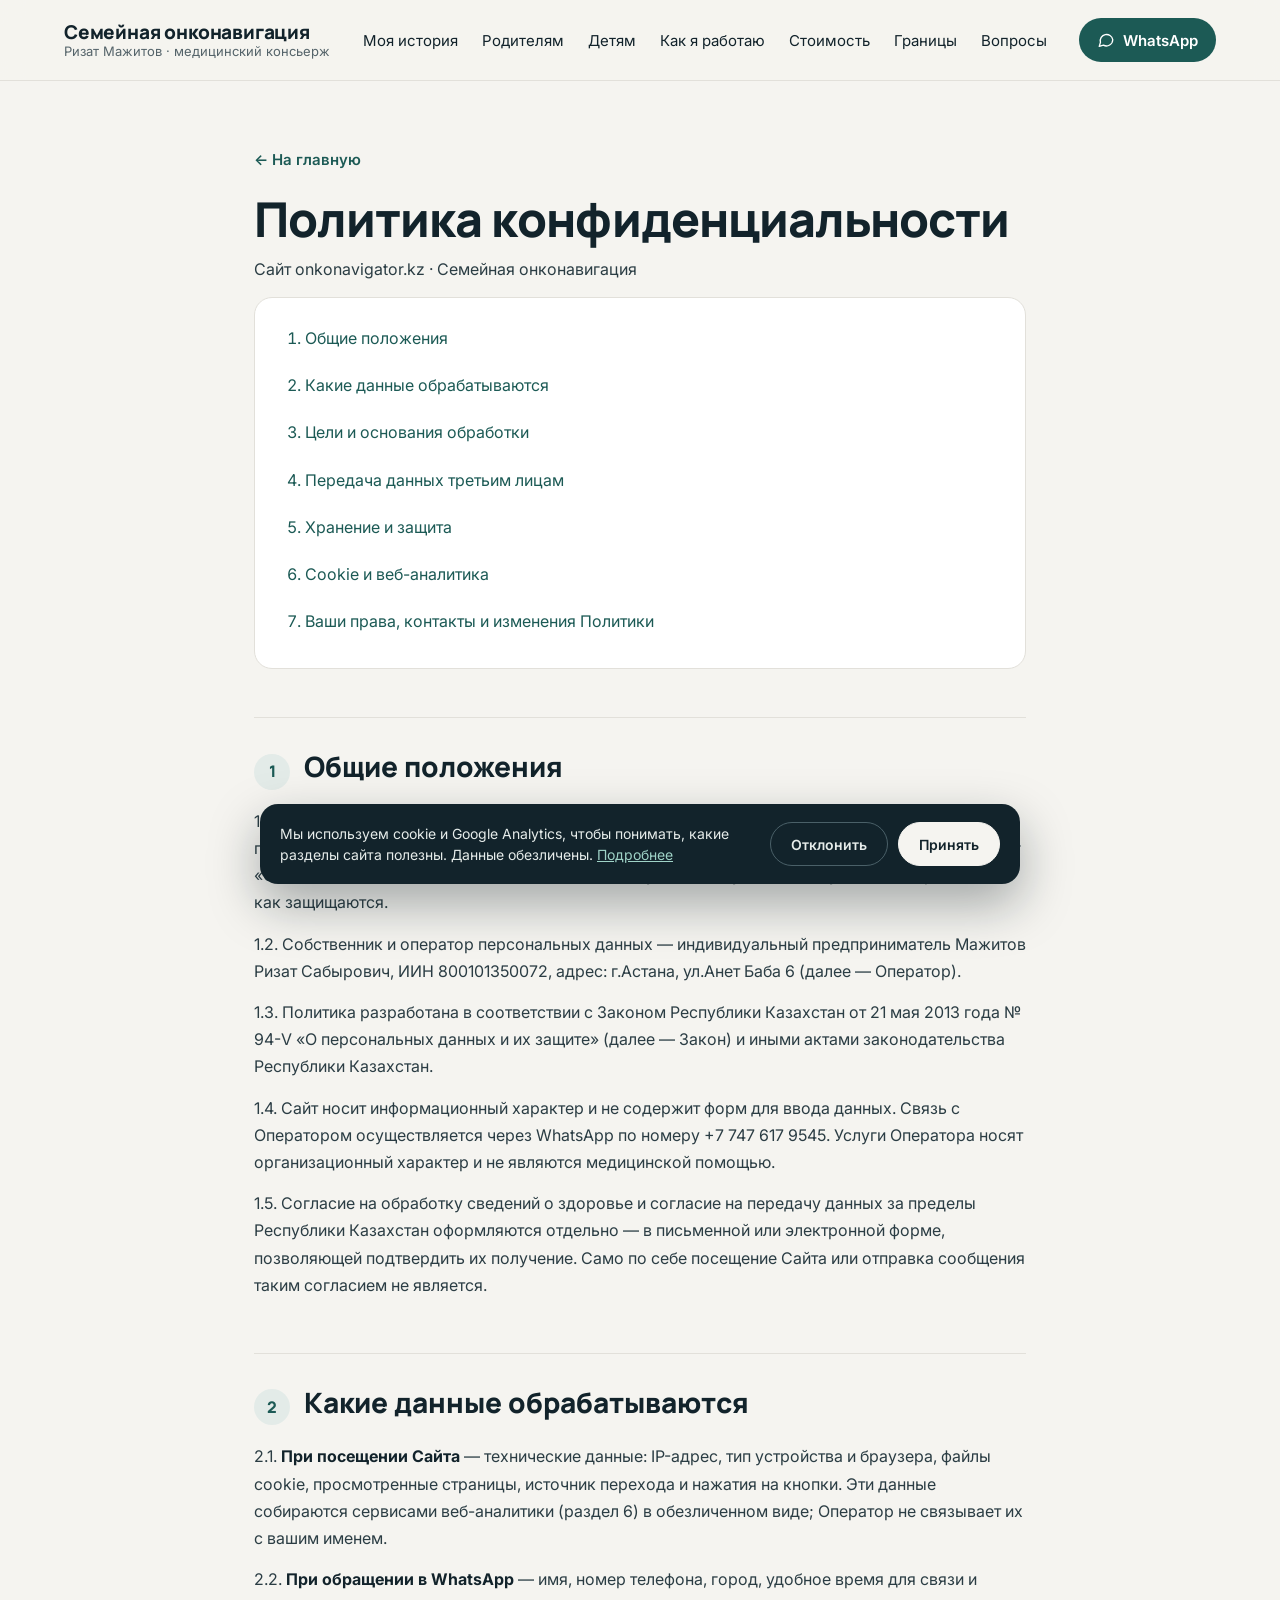
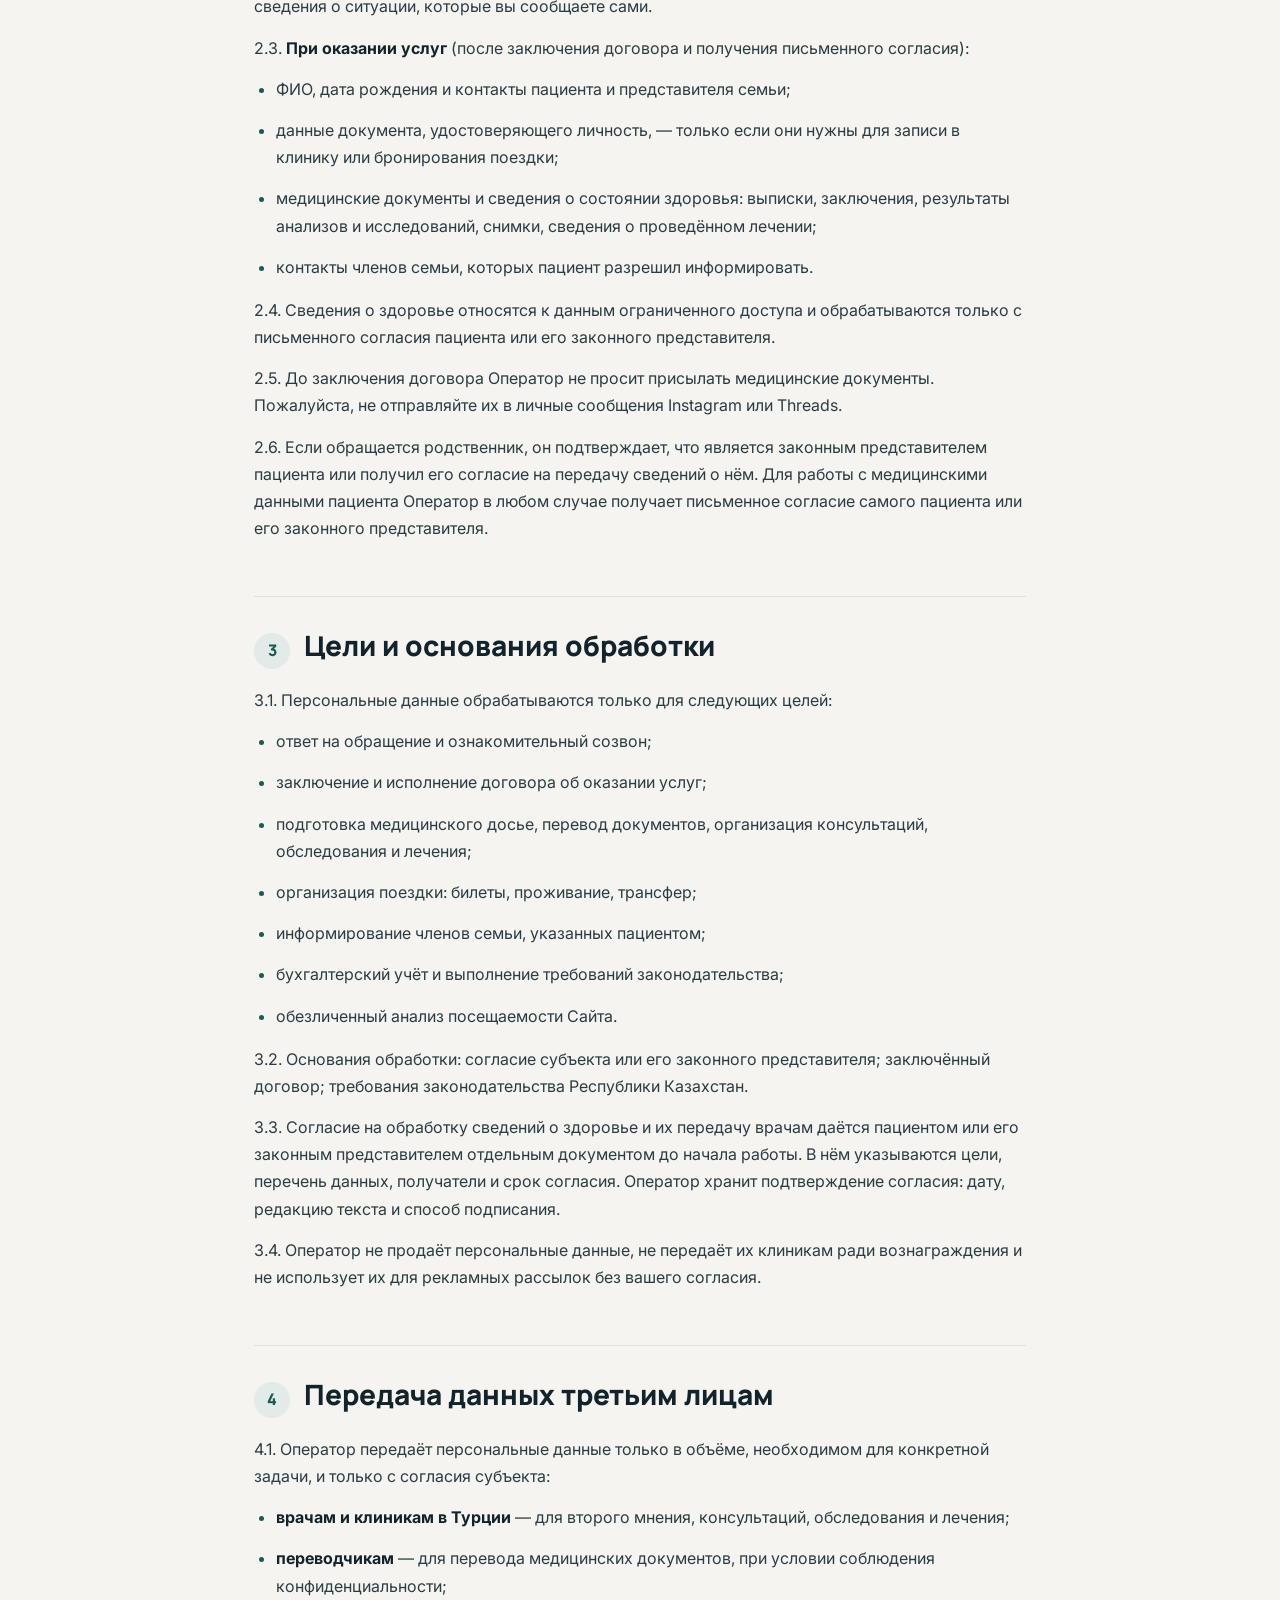
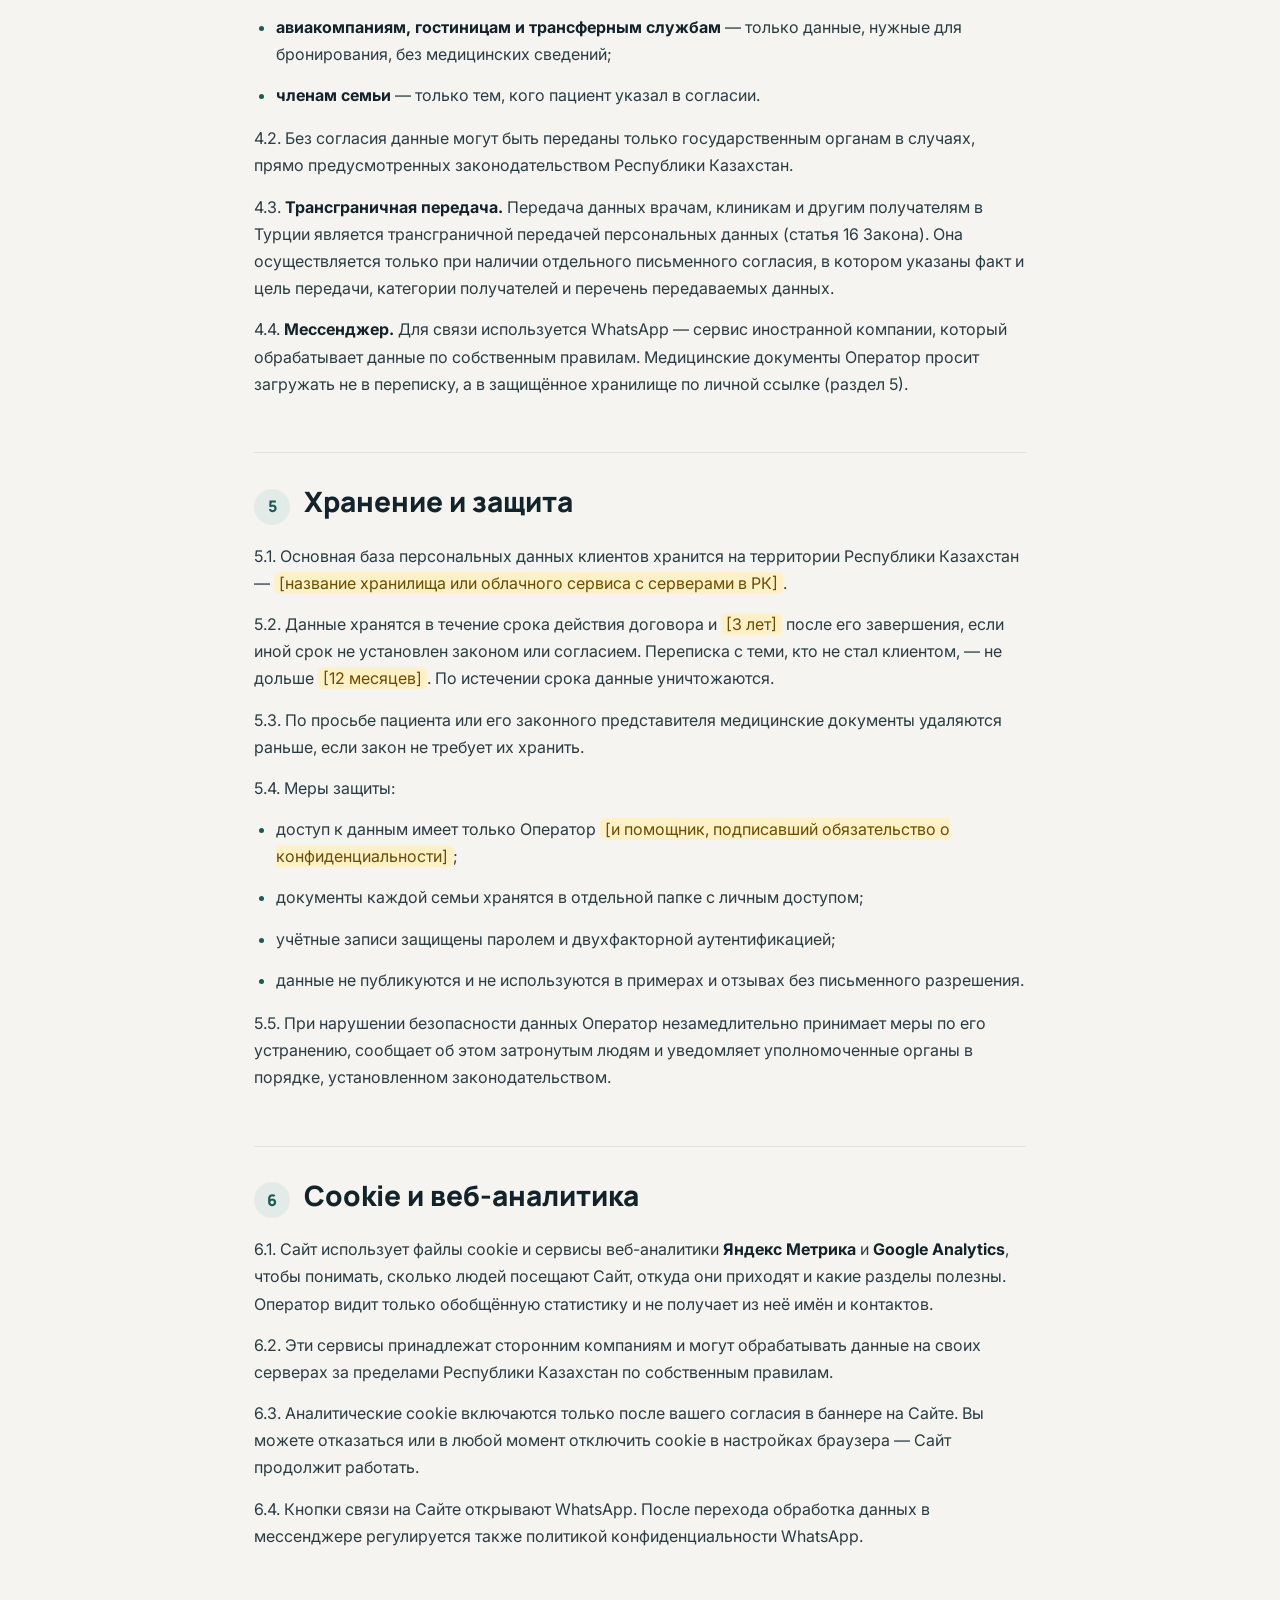
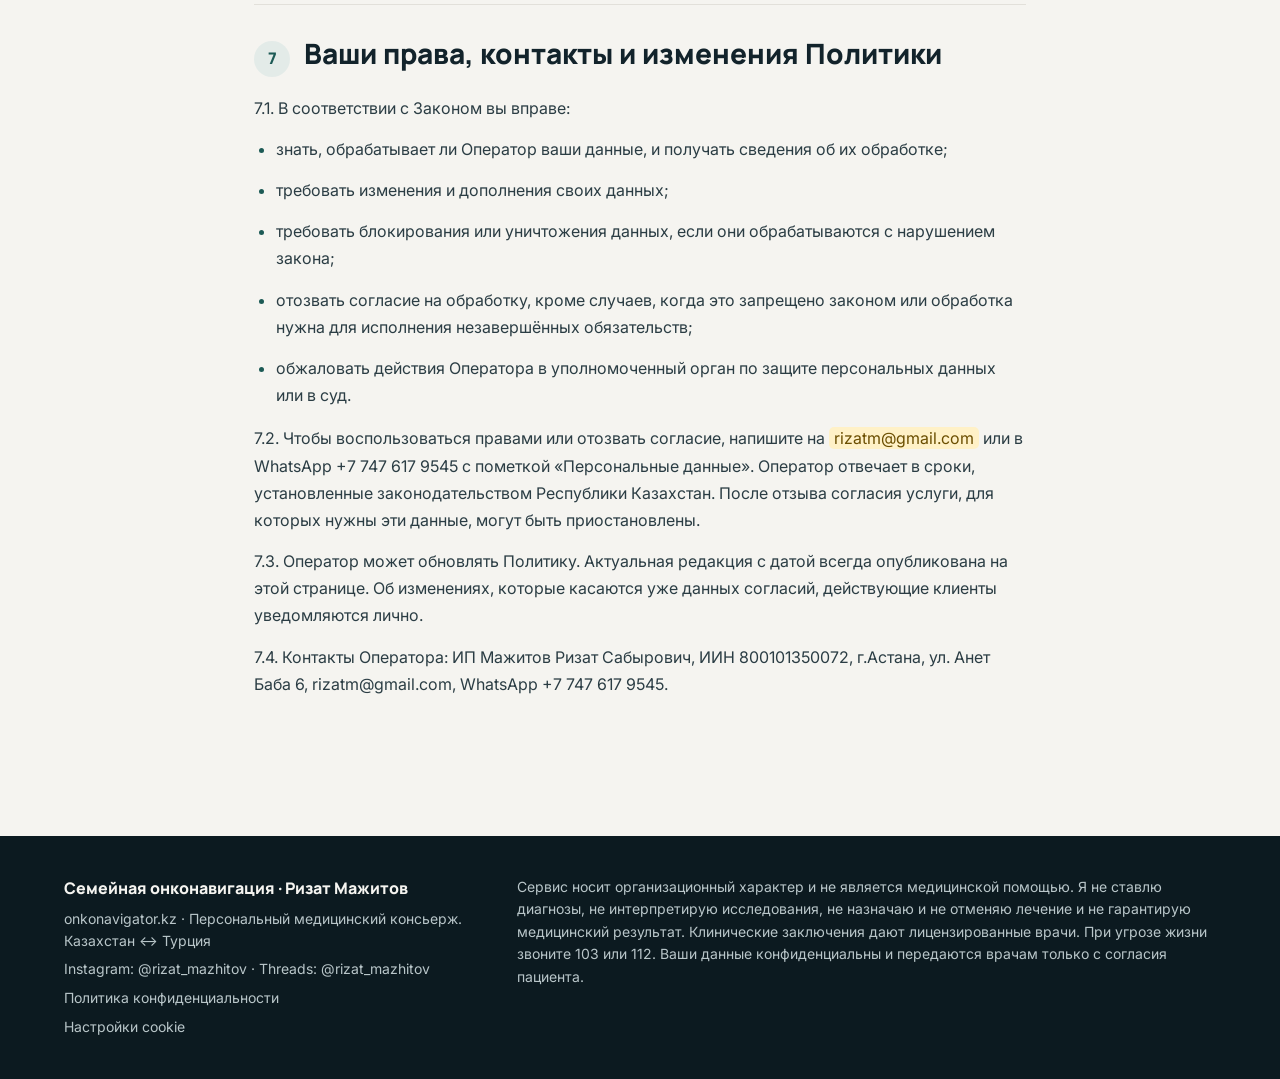
<file: privacy.html>
<!DOCTYPE html>
<html lang="ru">
<head>
<meta charset="utf-8">
<meta name="viewport" content="width=device-width, initial-scale=1">
<title>Политика конфиденциальности — Семейная онконавигация</title>
<meta name="description" content="Политика конфиденциальности сайта onkonavigator.kz: какие данные собираются, как хранятся и передаются, ваши права.">
<meta name="theme-color" content="#F5F4F0">
<link rel="icon" href="data:image/svg+xml,%3Csvg xmlns='http://www.w3.org/2000/svg' viewBox='0 0 64 64'%3E%3Crect width='64' height='64' rx='14' fill='%231C5A55'/%3E%3Ctext x='32' y='45' font-size='38' font-family='Arial' font-weight='700' text-anchor='middle' fill='white'%3E%D0%9E%3C/text%3E%3C/svg%3E">
<link rel="preconnect" href="https://fonts.googleapis.com">
<link rel="preconnect" href="https://fonts.gstatic.com" crossorigin>
<link href="https://fonts.googleapis.com/css2?family=Inter:wght@400;500;600&family=Manrope:wght@500;600;700;800&display=swap" rel="stylesheet">
<script>document.documentElement.classList.add('js')</script>
<link rel="stylesheet" href="css/style.css">
</head>
<body style="font-family: Inter, sans-serif; color: #12232B">
<div style="width: 100%; background: #F5F4F0; color: #12232B; font-family: Inter, sans-serif">
<header class="site-header">
<div style="max-width: 1200px; margin: 0 auto; padding: 18px 24px; display: flex; flex-wrap: wrap; align-items: center; justify-content: space-between; gap: 16px">
<a href="index.html" style="display: flex; flex-direction: column; line-height: 1.2; color: inherit; text-decoration: none">
<span style="font-family: Manrope, sans-serif; font-weight: 800; font-size: 19px; letter-spacing: -0.01em">Семейная онконавигация</span>
<span style="font-size: 13px; color: #55646A">Ризат Мажитов · медицинский консьерж</span>
</a>
<nav class="site-nav" id="site-nav" aria-label="Разделы">
<a href="index.html#story">Моя история</a>
<a href="index.html#parents">Родителям</a>
<a href="index.html#children">Детям</a>
<a href="index.html#how">Как я работаю</a>
<a href="index.html#prices">Стоимость</a>
<a href="index.html#boundaries">Границы</a>
<a href="index.html#faq">Вопросы</a>
</nav>
<button class="burger" type="button" aria-label="Меню" aria-expanded="false" aria-controls="site-nav"><span></span><span></span><span></span></button>
<a class="btn hdr-btn" href="https://wa.me/77753577761?text=%D0%97%D0%B4%D1%80%D0%B0%D0%B2%D1%81%D1%82%D0%B2%D1%83%D0%B9%D1%82%D0%B5!%20%D0%A5%D0%BE%D1%87%D1%83%20%D0%BE%D0%B1%D1%81%D1%83%D0%B4%D0%B8%D1%82%D1%8C%20%D1%81%D0%BE%D0%BF%D1%80%D0%BE%D0%B2%D0%BE%D0%B6%D0%B4%D0%B5%D0%BD%D0%B8%D0%B5%20%D0%BF%D0%BE%20%D0%BC%D0%B5%D0%B4%D0%B8%D1%86%D0%B8%D0%BD%D1%81%D0%BA%D0%BE%D0%BC%D1%83%20%D1%81%D0%BB%D1%83%D1%87%D0%B0%D1%8E." target="_blank" rel="noopener" style="display: inline-flex; align-items: center; gap: 8px; min-height: 44px; padding: 0 18px; border-radius: 999px; background: #1C5A55; color: #FFFFFF; text-decoration: none; font-weight: 600; font-size: 15px">
<svg aria-hidden="true" width="18" height="18" viewBox="0 0 24 24" fill="none" stroke="currentColor" stroke-width="1.8" stroke-linecap="round" stroke-linejoin="round"><path d="M21 11.5a8.4 8.4 0 0 1-12.4 7.4L3 20.5l1.6-5.4A8.4 8.4 0 1 1 21 11.5z"></path></svg>
WhatsApp
</a>
</div>
</header>
<main>
<section>
<div class="legal">
<a class="legal-back" href="index.html">← На главную</a>
<h1>Политика конфиденциальности</h1>
<p class="legal-lead">Сайт onkonavigator.kz · Семейная онконавигация</p>
<nav class="legal-toc" aria-label="Содержание"><ol><li><a href="#sec1">Общие положения</a></li><li><a href="#sec2">Какие данные обрабатываются</a></li><li><a href="#sec3">Цели и основания обработки</a></li><li><a href="#sec4">Передача данных третьим лицам</a></li><li><a href="#sec5">Хранение и защита</a></li><li><a href="#sec6">Cookie и веб-аналитика</a></li><li><a href="#sec7">Ваши права, контакты и изменения Политики</a></li></ol></nav>
<section class="legal-sec" id="sec1">
<h2><span>1</span>Общие положения</h2>
<p>1.1. Настоящая Политика конфиденциальности (далее — Политика) определяет, какие персональные данные собираются на сайте onkonavigator.kz (далее — Сайт) и при оказании услуг «Семейная онконавигация», для чего они используются, кому и на каких условиях передаются и как защищаются.</p>
<p>1.2. Собственник и оператор персональных данных — индивидуальный предприниматель Мажитов Ризат Сабырович, ИИН 800101350072, адрес: г.Астана, ул.Анет Баба 6 (далее — Оператор).</p>
<p>1.3. Политика разработана в соответствии с Законом Республики Казахстан от 21 мая 2013 года № 94-V «О персональных данных и их защите» (далее — Закон) и иными актами законодательства Республики Казахстан.</p>
<p>1.4. Сайт носит информационный характер и не содержит форм для ввода данных. Связь с Оператором осуществляется через WhatsApp по номеру +7 747 617 9545. Услуги Оператора носят организационный характер и не являются медицинской помощью.</p>
<p>1.5. Согласие на обработку сведений о здоровье и согласие на передачу данных за пределы Республики Казахстан оформляются отдельно — в письменной или электронной форме, позволяющей подтвердить их получение. Само по себе посещение Сайта или отправка сообщения таким согласием не является.</p>
</section>
<section class="legal-sec" id="sec2">
<h2><span>2</span>Какие данные обрабатываются</h2>
<p>2.1. <strong>При посещении Сайта</strong> — технические данные: IP-адрес, тип устройства и браузера, файлы cookie, просмотренные страницы, источник перехода и нажатия на кнопки. Эти данные собираются сервисами веб-аналитики (раздел 6) в обезличенном виде; Оператор не связывает их с вашим именем.</p>
<p>2.2. <strong>При обращении в WhatsApp</strong> — имя, номер телефона, город, удобное время для связи и сведения о ситуации, которые вы сообщаете сами.</p>
<p>2.3. <strong>При оказании услуг</strong> (после заключения договора и получения письменного согласия):</p>
<ul>
<li><p>ФИО, дата рождения и контакты пациента и представителя семьи;</p></li>
<li><p>данные документа, удостоверяющего личность, — только если они нужны для записи в клинику или бронирования поездки;</p></li>
<li><p>медицинские документы и сведения о состоянии здоровья: выписки, заключения, результаты анализов и исследований, снимки, сведения о проведённом лечении;</p></li>
<li><p>контакты членов семьи, которых пациент разрешил информировать.</p></li>
</ul>
<p>2.4. Сведения о здоровье относятся к данным ограниченного доступа и обрабатываются только с письменного согласия пациента или его законного представителя.</p>
<p>2.5. До заключения договора Оператор не просит присылать медицинские документы. Пожалуйста, не отправляйте их в личные сообщения Instagram или Threads.</p>
<p>2.6. Если обращается родственник, он подтверждает, что является законным представителем пациента или получил его согласие на передачу сведений о нём. Для работы с медицинскими данными пациента Оператор в любом случае получает письменное согласие самого пациента или его законного представителя.</p>
</section>
<section class="legal-sec" id="sec3">
<h2><span>3</span>Цели и основания обработки</h2>
<p>3.1. Персональные данные обрабатываются только для следующих целей:</p>
<ul>
<li><p>ответ на обращение и ознакомительный созвон;</p></li>
<li><p>заключение и исполнение договора об оказании услуг;</p></li>
<li><p>подготовка медицинского досье, перевод документов, организация консультаций, обследования и лечения;</p></li>
<li><p>организация поездки: билеты, проживание, трансфер;</p></li>
<li><p>информирование членов семьи, указанных пациентом;</p></li>
<li><p>бухгалтерский учёт и выполнение требований законодательства;</p></li>
<li><p>обезличенный анализ посещаемости Сайта.</p></li>
</ul>
<p>3.2. Основания обработки: согласие субъекта или его законного представителя; заключённый договор; требования законодательства Республики Казахстан.</p>
<p>3.3. Согласие на обработку сведений о здоровье и их передачу врачам даётся пациентом или его законным представителем отдельным документом до начала работы. В нём указываются цели, перечень данных, получатели и срок согласия. Оператор хранит подтверждение согласия: дату, редакцию текста и способ подписания.</p>
<p>3.4. Оператор не продаёт персональные данные, не передаёт их клиникам ради вознаграждения и не использует их для рекламных рассылок без вашего согласия.</p>
</section>
<section class="legal-sec" id="sec4">
<h2><span>4</span>Передача данных третьим лицам</h2>
<p>4.1. Оператор передаёт персональные данные только в объёме, необходимом для конкретной задачи, и только с согласия субъекта:</p>
<ul>
<li><p><strong>врачам и клиникам в Турции</strong> — для второго мнения, консультаций, обследования и лечения;</p></li>
<li><p><strong>переводчикам</strong> — для перевода медицинских документов, при условии соблюдения конфиденциальности;</p></li>
<li><p><strong>авиакомпаниям, гостиницам и трансферным службам</strong> — только данные, нужные для бронирования, без медицинских сведений;</p></li>
<li><p><strong>членам семьи</strong> — только тем, кого пациент указал в согласии.</p></li>
</ul>
<p>4.2. Без согласия данные могут быть переданы только государственным органам в случаях, прямо предусмотренных законодательством Республики Казахстан.</p>
<p>4.3. <strong>Трансграничная передача.</strong> Передача данных врачам, клиникам и другим получателям в Турции является трансграничной передачей персональных данных (статья 16 Закона). Она осуществляется только при наличии отдельного письменного согласия, в котором указаны факт и цель передачи, категории получателей и перечень передаваемых данных.</p>
<p>4.4. <strong>Мессенджер.</strong> Для связи используется WhatsApp — сервис иностранной компании, который обрабатывает данные по собственным правилам. Медицинские документы Оператор просит загружать не в переписку, а в защищённое хранилище по личной ссылке (раздел 5).</p>
</section>
<section class="legal-sec" id="sec5">
<h2><span>5</span>Хранение и защита</h2>
<p>5.1. Основная база персональных данных клиентов хранится на территории Республики Казахстан — <mark class="ph">[название хранилища или облачного сервиса с серверами в РК]</mark>.</p>
<p>5.2. Данные хранятся в течение срока действия договора и <mark class="ph">[3 лет]</mark> после его завершения, если иной срок не установлен законом или согласием. Переписка с теми, кто не стал клиентом, — не дольше <mark class="ph">[12 месяцев]</mark>. По истечении срока данные уничтожаются.</p>
<p>5.3. По просьбе пациента или его законного представителя медицинские документы удаляются раньше, если закон не требует их хранить.</p>
<p>5.4. Меры защиты:</p>
<ul>
<li><p>доступ к данным имеет только Оператор <mark class="ph">[и помощник, подписавший обязательство о конфиденциальности]</mark>;</p></li>
<li><p>документы каждой семьи хранятся в отдельной папке с личным доступом;</p></li>
<li><p>учётные записи защищены паролем и двухфакторной аутентификацией;</p></li>
<li><p>данные не публикуются и не используются в примерах и отзывах без письменного разрешения.</p></li>
</ul>
<p>5.5. При нарушении безопасности данных Оператор незамедлительно принимает меры по его устранению, сообщает об этом затронутым людям и уведомляет уполномоченные органы в порядке, установленном законодательством.</p>
</section>
<section class="legal-sec" id="sec6">
<h2><span>6</span>Cookie и веб-аналитика</h2>
<p>6.1. Сайт использует файлы cookie и сервисы веб-аналитики <strong>Яндекс Метрика</strong> и <strong>Google Analytics</strong>, чтобы понимать, сколько людей посещают Сайт, откуда они приходят и какие разделы полезны. Оператор видит только обобщённую статистику и не получает из неё имён и контактов.</p>
<p>6.2. Эти сервисы принадлежат сторонним компаниям и могут обрабатывать данные на своих серверах за пределами Республики Казахстан по собственным правилам.</p>
<p>6.3. Аналитические cookie включаются только после вашего согласия в баннере на Сайте. Вы можете отказаться или в любой момент отключить cookie в настройках браузера — Сайт продолжит работать.</p>
<p>6.4. Кнопки связи на Сайте открывают WhatsApp. После перехода обработка данных в мессенджере регулируется также политикой конфиденциальности WhatsApp.</p>
</section>
<section class="legal-sec" id="sec7">
<h2><span>7</span>Ваши права, контакты и изменения Политики</h2>
<p>7.1. В соответствии с Законом вы вправе:</p>
<ul>
<li><p>знать, обрабатывает ли Оператор ваши данные, и получать сведения об их обработке;</p></li>
<li><p>требовать изменения и дополнения своих данных;</p></li>
<li><p>требовать блокирования или уничтожения данных, если они обрабатываются с нарушением закона;</p></li>
<li><p>отозвать согласие на обработку, кроме случаев, когда это запрещено законом или обработка нужна для исполнения незавершённых обязательств;</p></li>
<li><p>обжаловать действия Оператора в уполномоченный орган по защите персональных данных или в суд.</p></li>
</ul>
<p>7.2. Чтобы воспользоваться правами или отозвать согласие, напишите на <mark class="ph">rizatm@gmail.com</mark> или в WhatsApp +7 747 617 9545 с пометкой «Персональные данные». Оператор отвечает в сроки, установленные законодательством Республики Казахстан. После отзыва согласия услуги, для которых нужны эти данные, могут быть приостановлены.</p>
<p>7.3. Оператор может обновлять Политику. Актуальная редакция с датой всегда опубликована на этой странице. Об изменениях, которые касаются уже данных согласий, действующие клиенты уведомляются лично.</p>
<p>7.4. Контакты Оператора: ИП Мажитов Ризат Сабырович, ИИН 800101350072, г.Астана, ул. Анет Баба 6, rizatm@gmail.com, WhatsApp +7 747 617 9545.</p>
</section>
</div>
</section>
</main>
<footer style="background: #0C1A20; color: #B9C6C9">
<div style="max-width: 1200px; margin: 0 auto; padding: 40px 24px; display: flex; flex-wrap: wrap; gap: 24px; justify-content: space-between; font-size: 14px; line-height: 1.6">
<div style="flex: 1 1 320px; min-width: 0; display: flex; flex-direction: column; gap: 6px">
<span style="font-family: Manrope, sans-serif; font-weight: 800; font-size: 16px; color: #F5F4F0">Семейная онконавигация · Ризат Мажитов</span>
<span>onkonavigator.kz · Персональный медицинский консьерж. Казахстан ↔ Турция</span>



<span> <a href="https://www.instagram.com/rizat_mazhitov?fqnt=MTJrdTh3bXRlcWhiag%3D%3D">Instagram: @rizat_mazhitov</a> · <a href="https://www.threads.com/@rizat_mazhitov">Threads: @rizat_mazhitov</a></span>
<a class="footer-link" href="privacy.html">Политика конфиденциальности</a>
<button class="footer-link cookie-open" type="button">Настройки cookie</button>
</div>
<p style="margin: 0; flex: 2 1 480px; min-width: 0">Сервис носит организационный характер и не является медицинской помощью. Я не ставлю диагнозы, не интерпретирую исследования, не назначаю и не отменяю лечение и не гарантирую медицинский результат. Клинические заключения дают лицензированные врачи. При угрозе жизни звоните 103 или 112. Ваши данные конфиденциальны и передаются врачам только с согласия пациента.</p>
</div>
</footer>
</div>
<script src="js/script.js"></script>
</body>
</html>
</file>
<file: css/style.css>
:root{--e:cubic-bezier(.22,.8,.24,1);--accent:#1C5A55}
*{box-sizing:border-box}
html{scroll-behavior:smooth;scroll-padding-top:88px}
body{margin:0;background:#F5F4F0;-webkit-font-smoothing:antialiased}
a{color:#1C5A55}a:hover{color:#123E3A}
img,svg{max-width:100%}
/* кнопки */
.btn,.btn-ghost{transition:transform .3s var(--e),box-shadow .3s var(--e),filter .3s,background .3s}
.btn:hover{filter:brightness(1.12);transform:translateY(-2px);box-shadow:0 12px 26px rgba(28,90,85,.28)}
.btn:active,.btn-ghost:active{transform:translateY(0)}
.btn-ghost:hover{background:#E6ECEA;transform:translateY(-2px)}
/* шапка */
.site-header{position:sticky;top:0;z-index:50;background:rgba(245,244,240,.88);backdrop-filter:saturate(1.4) blur(12px);-webkit-backdrop-filter:saturate(1.4) blur(12px);border-bottom:1px solid #E2E0DA;transition:box-shadow .35s,background .35s}
.site-header.scrolled{box-shadow:0 8px 28px rgba(18,35,43,.08);background:rgba(245,244,240,.96)}
.site-nav{display:flex;flex-wrap:wrap;gap:24px;font-size:15px}
.site-nav a{color:#12232B;text-decoration:none;position:relative;padding:4px 0}
.site-nav a::after{content:"";position:absolute;left:0;right:0;bottom:0;height:2px;background:var(--accent);transform:scaleX(0);transform-origin:left;transition:transform .35s var(--e)}
.site-nav a:hover::after,.site-nav a.active::after{transform:scaleX(1)}
.burger{display:none;width:44px;height:44px;border:1px solid #C9CFCC;border-radius:50%;background:none;cursor:pointer;padding:0;flex-direction:column;align-items:center;justify-content:center;gap:4px}
.burger span{display:block;width:18px;height:2px;background:#12232B;border-radius:2px;transition:transform .35s var(--e),opacity .2s}
.menu-open .burger span:nth-child(1){transform:translateY(6px) rotate(45deg)}
.menu-open .burger span:nth-child(2){opacity:0}
.menu-open .burger span:nth-child(3){transform:translateY(-6px) rotate(-45deg)}
.progress{position:fixed;left:0;top:0;height:3px;width:100%;background:var(--accent);transform:scaleX(0);transform-origin:left;z-index:60;pointer-events:none}
@media(max-width:860px){
 .site-header>div{flex-wrap:nowrap!important}
 .site-header>div>div:first-child{margin-right:auto}
 .burger{display:flex;order:3}.hdr-btn{order:2}
 .site-nav{position:absolute;left:0;right:0;top:100%;flex-direction:column;gap:0;background:#F5F4F0;padding:6px 24px 18px;border-bottom:1px solid #E2E0DA;box-shadow:0 18px 30px rgba(18,35,43,.1);opacity:0;visibility:hidden;transform:translateY(-8px);transition:opacity .3s,transform .4s var(--e),visibility .4s}
 .menu-open .site-nav{opacity:1;visibility:visible;transform:none}
 .site-nav a{padding:14px 0;border-bottom:1px solid #E9E7E1;font-size:17px}
 .site-nav a::after{display:none}
}
@media(max-width:560px){.hdr-btn{padding:0 14px!important}.site-header .hdr-btn{font-size:0!important;gap:0!important;width:44px;padding:0!important;justify-content:center}.site-header .hdr-btn svg{width:20px;height:20px}}
/* появление при скролле (translate отдельно от transform — hover кнопок не ломается) */
.js [data-reveal]{opacity:0;translate:0 34px;transition:opacity .9s var(--e),translate .9s var(--e);transition-delay:var(--d,0ms);will-change:opacity,translate}
.js [data-reveal="left"]{translate:-34px 0}
.js [data-reveal="right"]{translate:34px 0}
.js [data-reveal="zoom"]{translate:0 24px;scale:.96;transition-property:opacity,translate,scale}
.js [data-reveal].is-in{opacity:1;translate:0 0;scale:1}
/* аккордеон FAQ */
.faq-item{border-radius:16px;background:#fff;border:1px solid #E2E0DA;transition:border-color .35s,box-shadow .45s var(--e),background .35s}
.faq-item:hover{border-color:#C7D6D2}
.faq-item.open{border-color:#9FC3BC;box-shadow:0 14px 34px rgba(18,35,43,.07)}
.faq-q{all:unset;box-sizing:border-box;width:100%;display:flex;align-items:center;justify-content:space-between;gap:16px;min-height:44px;padding:20px 24px;font-family:Manrope,sans-serif;font-weight:700;font-size:18px;line-height:1.35;cursor:pointer;color:#12232B;border-radius:16px}
.faq-q:focus-visible{outline:2px solid var(--accent);outline-offset:2px}
.faq-plus{flex:none;transition:transform .5s var(--e)}
.faq-item.open .faq-plus{transform:rotate(135deg)}
.faq-panel{display:grid;grid-template-rows:0fr;transition:grid-template-rows .55s var(--e)}
.faq-item.open .faq-panel{grid-template-rows:1fr}
.faq-inner{overflow:hidden;min-height:0}
.faq-inner p{margin:0;padding:0 24px 22px;color:#3E4F56;font-size:16px;opacity:0;translate:0 -8px;transition:opacity .4s,translate .55s var(--e)}
.faq-item.open .faq-inner p{opacity:1;translate:0 0;transition-delay:.12s}
/* уважаем «уменьшить движение»: оставляем мягкое появление, убираем сдвиги */
@media(prefers-reduced-motion:reduce){
 html{scroll-behavior:auto}
 .js [data-reveal]{translate:none!important;scale:1!important;transition:opacity .5s!important;transition-delay:0ms!important}
 .faq-panel,.faq-plus,.btn,.btn-ghost{transition-duration:.01ms!important}
 .faq-inner p{translate:none;transition:opacity .3s}
}

/* страница политики */
.footer-link{color:#F5F4F0;text-decoration:underline;text-underline-offset:3px;width:max-content;transition:color .3s}
.footer-link:hover{color:#9FD3C7}
.legal{max-width:820px;margin:0 auto;padding:56px 24px 96px}
.legal-back{display:inline-flex;align-items:center;min-height:44px;font-size:15px;font-weight:600;text-decoration:none}
.legal h1{font-family:Manrope,sans-serif;font-weight:800;font-size:clamp(32px,5vw,48px);line-height:1.1;letter-spacing:-.02em;margin:12px 0 10px}
.legal-lead{margin:0 0 32px;color:#55646A;font-size:17px}
.legal-toc{background:#fff;border:1px solid #E2E0DA;border-radius:18px;padding:22px 28px;margin-bottom:48px}
.legal-toc ol{margin:0;padding-left:22px;display:grid;gap:4px;font-size:16px}
.legal-toc a{display:inline-block;padding:5px 0;text-decoration:none}
.legal-toc a:hover{text-decoration:underline}
.legal-sec{padding:8px 0 28px;border-top:1px solid #E2E0DA;margin-top:12px}
.legal h2{font-family:Manrope,sans-serif;font-weight:800;font-size:clamp(22px,3vw,28px);line-height:1.2;margin:24px 0 18px;display:flex;gap:14px;align-items:baseline}
.legal h2 span{flex:none;display:inline-grid;place-items:center;width:36px;height:36px;border-radius:50%;background:#E3EBE8;color:var(--accent);font-size:16px}
.legal p,.legal li{font-size:16px;line-height:1.7;color:#2B3D44}
.legal p{margin:0 0 14px}
.legal ul{margin:0 0 16px;padding-left:22px}
.legal li{margin-bottom:6px}
.legal li::marker{color:var(--accent)}
.legal strong{color:#12232B}
.legal mark.ph{background:#FFF1C7;color:#6B4E00;padding:1px 5px;border-radius:5px}
.legal-sec{scroll-margin-top:96px}

/* cookie-баннер */
button.footer-link{all:unset;box-sizing:border-box;cursor:pointer;color:#F5F4F0;text-decoration:underline;text-underline-offset:3px;width:max-content;min-height:24px}
button.footer-link:hover{color:#9FD3C7}
.cookie{font-family:Inter,sans-serif;position:fixed;left:16px;right:16px;bottom:16px;z-index:70;max-width:760px;margin:0 auto;background:#12232B;color:#E6ECEA;border-radius:18px;padding:18px 20px;display:flex;gap:18px;align-items:center;justify-content:space-between;box-shadow:0 20px 50px rgba(12,26,32,.35);font-size:14px;line-height:1.5;opacity:0;translate:0 24px;transition:opacity .5s var(--e),translate .6s var(--e)}
.cookie.show{opacity:1;translate:0 0}
.cookie[hidden]{display:none}
.cookie p{margin:0}.cookie a{color:#9FD3C7}
.cookie div{display:flex;gap:10px;flex:none}
.cookie button{min-height:44px;padding:0 20px;border-radius:999px;font:600 14px Inter,sans-serif;cursor:pointer;border:1px solid #4A6068;background:none;color:#E6ECEA;transition:background .3s,transform .3s var(--e)}
.cookie button:hover{transform:translateY(-1px);background:#1E3640}
.cookie .cookie-yes{background:#F5F4F0;color:#12232B;border-color:#F5F4F0}
.cookie .cookie-yes:hover{background:#fff}
@media(max-width:600px){.cookie{flex-direction:column;align-items:stretch}.cookie div button{flex:1}}
@media(prefers-reduced-motion:reduce){.cookie{translate:none;transition:opacity .3s}}

/* ссылки в футере: цвет как у остального текста, без подчёркивания */
footer a,footer .footer-link,footer button.footer-link{color:inherit;text-decoration:none}
footer a:hover,footer .footer-link:hover,footer button.footer-link:hover{color:#F5F4F0}
</file>
